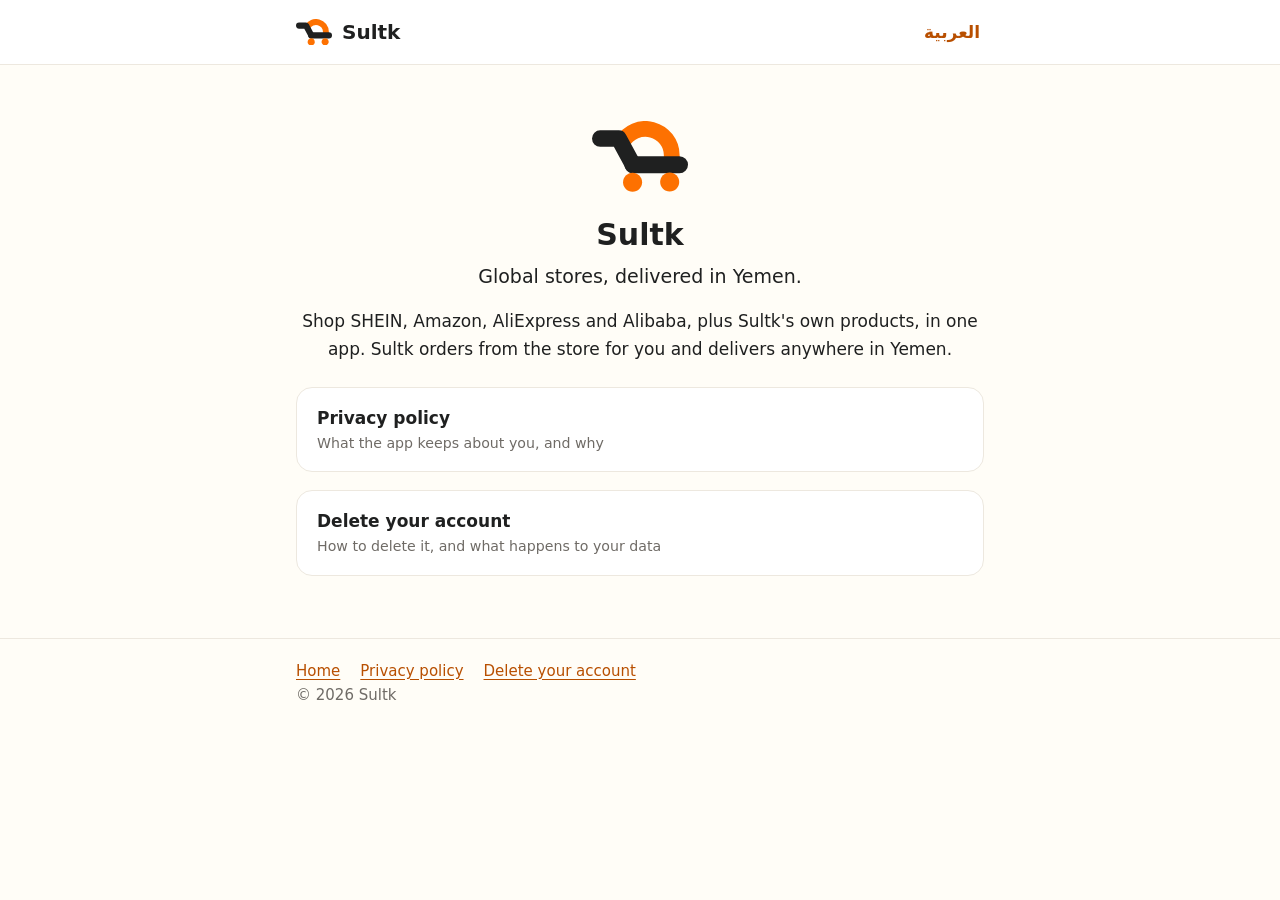
<file: index.html>
<!doctype html>
<html lang="en" dir="ltr">
<head>
  <meta charset="utf-8">
  <meta name="viewport" content="width=device-width, initial-scale=1">
  <title>Sultk</title>
  <meta name="description" content="Sultk: global stores, delivered in Yemen.">
  <meta name="color-scheme" content="light dark">
  <link rel="icon" href="/assets/favicon.svg" type="image/svg+xml">
  <link rel="stylesheet" href="/assets/site.css">
  <link rel="alternate" hreflang="ar" href="https://sultk.me/ar/">
</head>
<body>
  <header class="top">
    <div class="wrap">
      <a class="brand" href="/">
        <svg aria-hidden="true" focusable="false" viewBox="0 0 35.1735 25.905" fill="none" xmlns="http://www.w3.org/2000/svg">
        <path d="M11.1508 7.79172C12.2011 5.93485 13.8367 4.47797 15.8021 3.64848C17.7676 2.819 19.9524 2.66359 22.0155 3.20651C24.0786 3.74943 25.9039 4.96013 27.2065 6.64963C28.5091 8.33913 29.2157 10.4124 29.2159 12.5457V13.6289" stroke-width="5.77699" stroke="#FD7101"/>
        <path d="M3.00885 6.43774H9.80885L14.9841 16.0059" stroke-width="6.0177" stroke-linecap="round" stroke-linejoin="round" stroke="currentColor"/>
        <path d="M14.9841 16.0059H32.0442" stroke-width="6.25841" stroke-linecap="round" stroke="currentColor"/>
        <path d="M14.8637 25.905C16.7913 25.905 18.354 24.3423 18.354 22.4147C18.354 20.4871 16.7913 18.9245 14.8637 18.9245C12.9361 18.9245 11.3735 20.4871 11.3735 22.4147C11.3735 24.3423 12.9361 25.905 14.8637 25.905Z" fill="#FD7101"/>
        <path d="M28.4637 25.8448C30.3913 25.8448 31.954 24.2822 31.954 22.3546C31.954 20.4269 30.3913 18.8643 28.4637 18.8643C26.5361 18.8643 24.9734 20.4269 24.9734 22.3546C24.9734 24.2822 26.5361 25.8448 28.4637 25.8448Z" fill="#FD7101"/>
        </svg>
        <span>Sultk</span>
      </a>
      <a class="lang" href="/ar/" lang="ar" hreflang="ar">العربية</a>
    </div>
  </header>
  <main class="wrap">
    <section class="hero">
    <svg aria-hidden="true" focusable="false" viewBox="0 0 35.1735 25.905" fill="none" xmlns="http://www.w3.org/2000/svg">
    <path d="M11.1508 7.79172C12.2011 5.93485 13.8367 4.47797 15.8021 3.64848C17.7676 2.819 19.9524 2.66359 22.0155 3.20651C24.0786 3.74943 25.9039 4.96013 27.2065 6.64963C28.5091 8.33913 29.2157 10.4124 29.2159 12.5457V13.6289" stroke-width="5.77699" stroke="#FD7101"/>
    <path d="M3.00885 6.43774H9.80885L14.9841 16.0059" stroke-width="6.0177" stroke-linecap="round" stroke-linejoin="round" stroke="currentColor"/>
    <path d="M14.9841 16.0059H32.0442" stroke-width="6.25841" stroke-linecap="round" stroke="currentColor"/>
    <path d="M14.8637 25.905C16.7913 25.905 18.354 24.3423 18.354 22.4147C18.354 20.4871 16.7913 18.9245 14.8637 18.9245C12.9361 18.9245 11.3735 20.4871 11.3735 22.4147C11.3735 24.3423 12.9361 25.905 14.8637 25.905Z" fill="#FD7101"/>
    <path d="M28.4637 25.8448C30.3913 25.8448 31.954 24.2822 31.954 22.3546C31.954 20.4269 30.3913 18.8643 28.4637 18.8643C26.5361 18.8643 24.9734 20.4269 24.9734 22.3546C24.9734 24.2822 26.5361 25.8448 28.4637 25.8448Z" fill="#FD7101"/>
    </svg>
      <h1>Sultk</h1>
      <p class="lead">Global stores, delivered in Yemen.</p>
      <p>Shop SHEIN, Amazon, AliExpress and Alibaba, plus Sultk's own products, in one app. Sultk orders from the store for you and delivers anywhere in Yemen.</p>
    </section>
    <ul class="links">
      <li><a href="/privacy/">Privacy policy<small>What the app keeps about you, and why</small></a></li>
      <li><a href="/delete-account/">Delete your account<small>How to delete it, and what happens to your data</small></a></li>
    </ul>
    <!-- Store badges go here once the app is in the stores. -->
  </main>
  <footer class="foot">
    <div class="wrap">
      <nav aria-label="Site">
        <a href="/">Home</a>
        <a href="/privacy/">Privacy policy</a>
        <a href="/delete-account/">Delete your account</a>
      </nav>
      <p>© 2026 Sultk</p>
    </div>
  </footer>
</body>
</html>
</file>
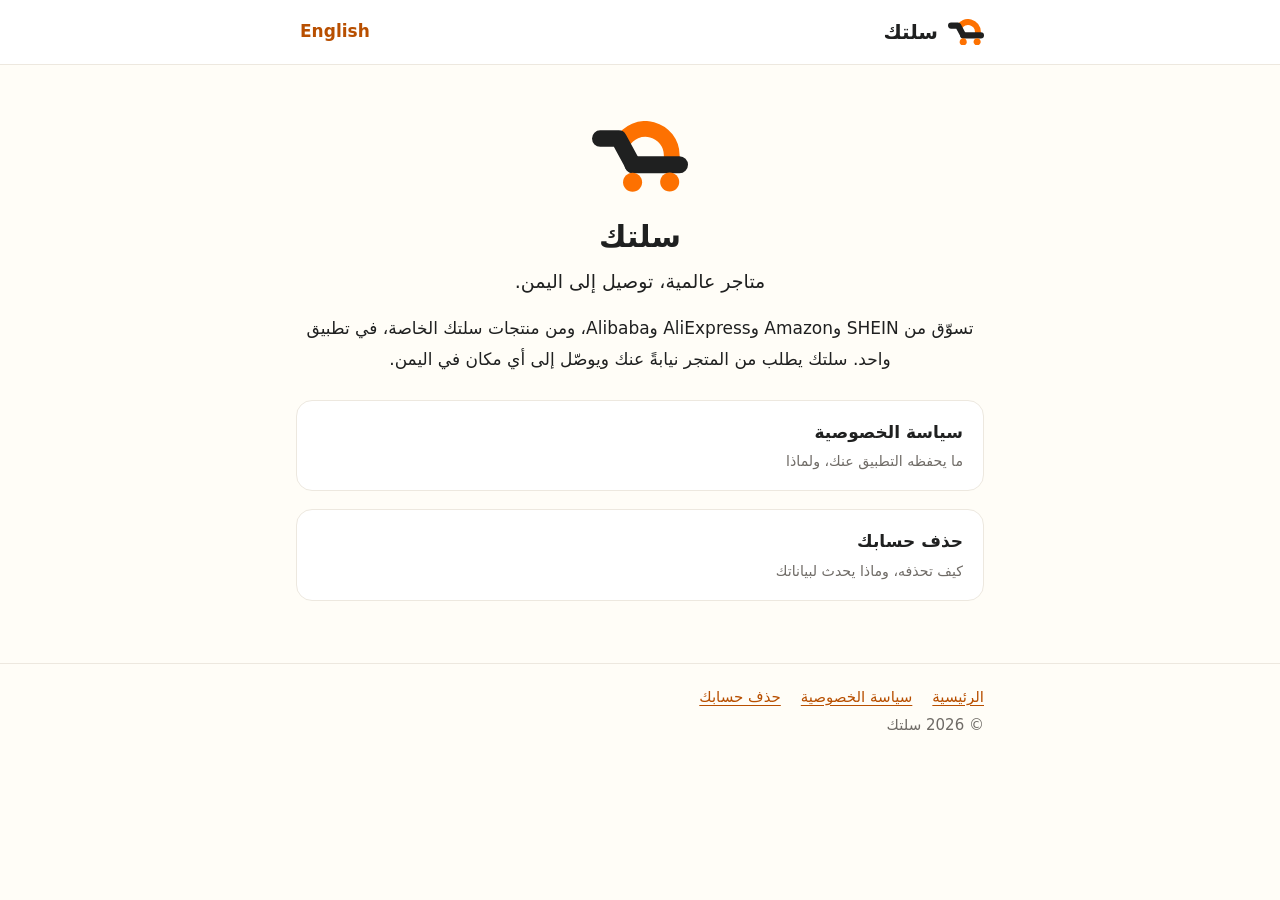
<file: ar/index.html>
<!doctype html>
<html lang="ar" dir="rtl">
<head>
  <meta charset="utf-8">
  <meta name="viewport" content="width=device-width, initial-scale=1">
  <title>سلتك</title>
  <meta name="description" content="سلتك: متاجر عالمية، توصيل إلى اليمن.">
  <meta name="color-scheme" content="light dark">
  <link rel="icon" href="/assets/favicon.svg" type="image/svg+xml">
  <link rel="stylesheet" href="/assets/site.css">
  <link rel="alternate" hreflang="en" href="https://sultk.me/">
</head>
<body>
  <header class="top">
    <div class="wrap">
      <a class="brand" href="/ar/">
        <svg aria-hidden="true" focusable="false" viewBox="0 0 35.1735 25.905" fill="none" xmlns="http://www.w3.org/2000/svg">
        <path d="M11.1508 7.79172C12.2011 5.93485 13.8367 4.47797 15.8021 3.64848C17.7676 2.819 19.9524 2.66359 22.0155 3.20651C24.0786 3.74943 25.9039 4.96013 27.2065 6.64963C28.5091 8.33913 29.2157 10.4124 29.2159 12.5457V13.6289" stroke-width="5.77699" stroke="#FD7101"/>
        <path d="M3.00885 6.43774H9.80885L14.9841 16.0059" stroke-width="6.0177" stroke-linecap="round" stroke-linejoin="round" stroke="currentColor"/>
        <path d="M14.9841 16.0059H32.0442" stroke-width="6.25841" stroke-linecap="round" stroke="currentColor"/>
        <path d="M14.8637 25.905C16.7913 25.905 18.354 24.3423 18.354 22.4147C18.354 20.4871 16.7913 18.9245 14.8637 18.9245C12.9361 18.9245 11.3735 20.4871 11.3735 22.4147C11.3735 24.3423 12.9361 25.905 14.8637 25.905Z" fill="#FD7101"/>
        <path d="M28.4637 25.8448C30.3913 25.8448 31.954 24.2822 31.954 22.3546C31.954 20.4269 30.3913 18.8643 28.4637 18.8643C26.5361 18.8643 24.9734 20.4269 24.9734 22.3546C24.9734 24.2822 26.5361 25.8448 28.4637 25.8448Z" fill="#FD7101"/>
        </svg>
        <span>سلتك</span>
      </a>
      <a class="lang" href="/" lang="en" hreflang="en">English</a>
    </div>
  </header>
  <main class="wrap">
    <section class="hero">
    <svg aria-hidden="true" focusable="false" viewBox="0 0 35.1735 25.905" fill="none" xmlns="http://www.w3.org/2000/svg">
    <path d="M11.1508 7.79172C12.2011 5.93485 13.8367 4.47797 15.8021 3.64848C17.7676 2.819 19.9524 2.66359 22.0155 3.20651C24.0786 3.74943 25.9039 4.96013 27.2065 6.64963C28.5091 8.33913 29.2157 10.4124 29.2159 12.5457V13.6289" stroke-width="5.77699" stroke="#FD7101"/>
    <path d="M3.00885 6.43774H9.80885L14.9841 16.0059" stroke-width="6.0177" stroke-linecap="round" stroke-linejoin="round" stroke="currentColor"/>
    <path d="M14.9841 16.0059H32.0442" stroke-width="6.25841" stroke-linecap="round" stroke="currentColor"/>
    <path d="M14.8637 25.905C16.7913 25.905 18.354 24.3423 18.354 22.4147C18.354 20.4871 16.7913 18.9245 14.8637 18.9245C12.9361 18.9245 11.3735 20.4871 11.3735 22.4147C11.3735 24.3423 12.9361 25.905 14.8637 25.905Z" fill="#FD7101"/>
    <path d="M28.4637 25.8448C30.3913 25.8448 31.954 24.2822 31.954 22.3546C31.954 20.4269 30.3913 18.8643 28.4637 18.8643C26.5361 18.8643 24.9734 20.4269 24.9734 22.3546C24.9734 24.2822 26.5361 25.8448 28.4637 25.8448Z" fill="#FD7101"/>
    </svg>
      <h1>سلتك</h1>
      <p class="lead">متاجر عالمية، توصيل إلى اليمن.</p>
      <p>تسوّق من SHEIN وAmazon وAliExpress وAlibaba، ومن منتجات سلتك الخاصة، في تطبيق واحد. سلتك يطلب من المتجر نيابةً عنك ويوصّل إلى أي مكان في اليمن.</p>
    </section>
    <ul class="links">
      <li><a href="/ar/privacy/">سياسة الخصوصية<small>ما يحفظه التطبيق عنك، ولماذا</small></a></li>
      <li><a href="/ar/delete-account/">حذف حسابك<small>كيف تحذفه، وماذا يحدث لبياناتك</small></a></li>
    </ul>
    <!-- Store badges go here once the app is in the stores. -->
  </main>
  <footer class="foot">
    <div class="wrap">
      <nav aria-label="الموقع">
        <a href="/ar/">الرئيسية</a>
        <a href="/ar/privacy/">سياسة الخصوصية</a>
        <a href="/ar/delete-account/">حذف حسابك</a>
      </nav>
      <p>© 2026 سلتك</p>
    </div>
  </footer>
</body>
</html>
</file>
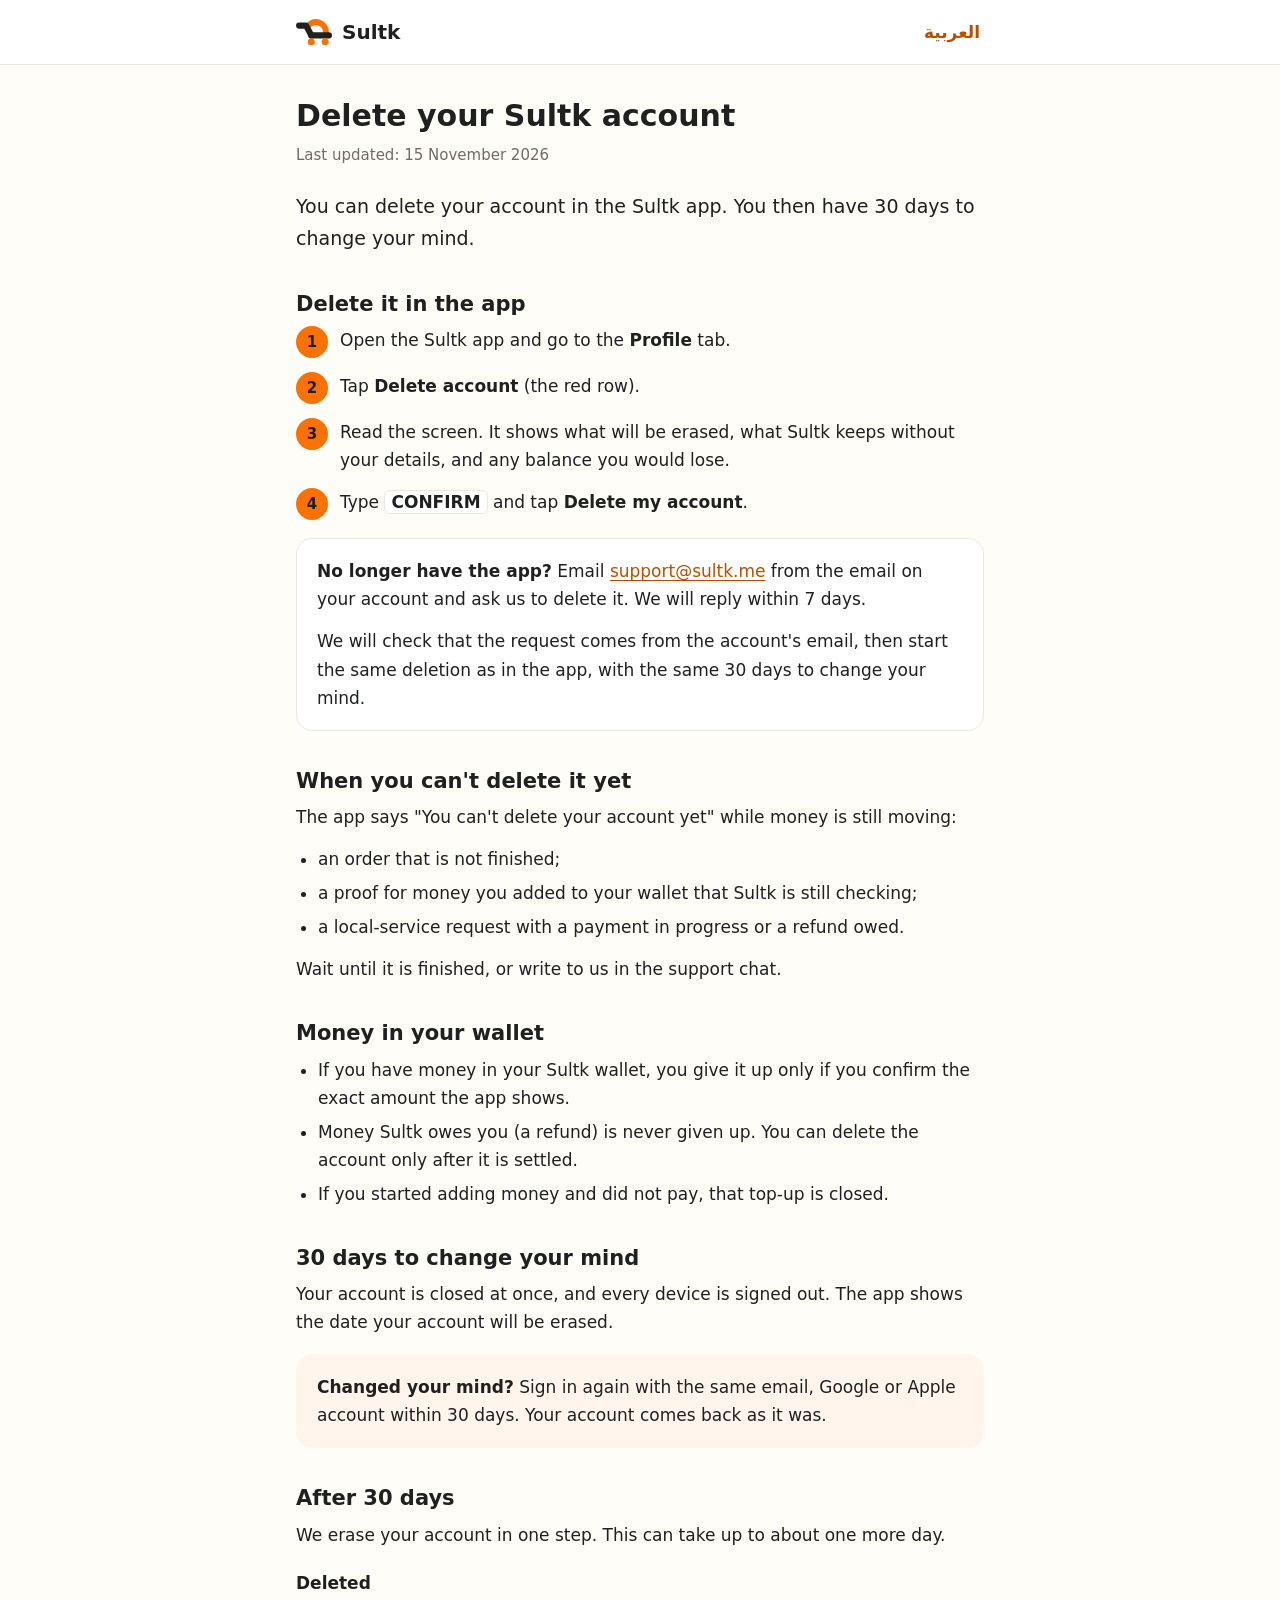
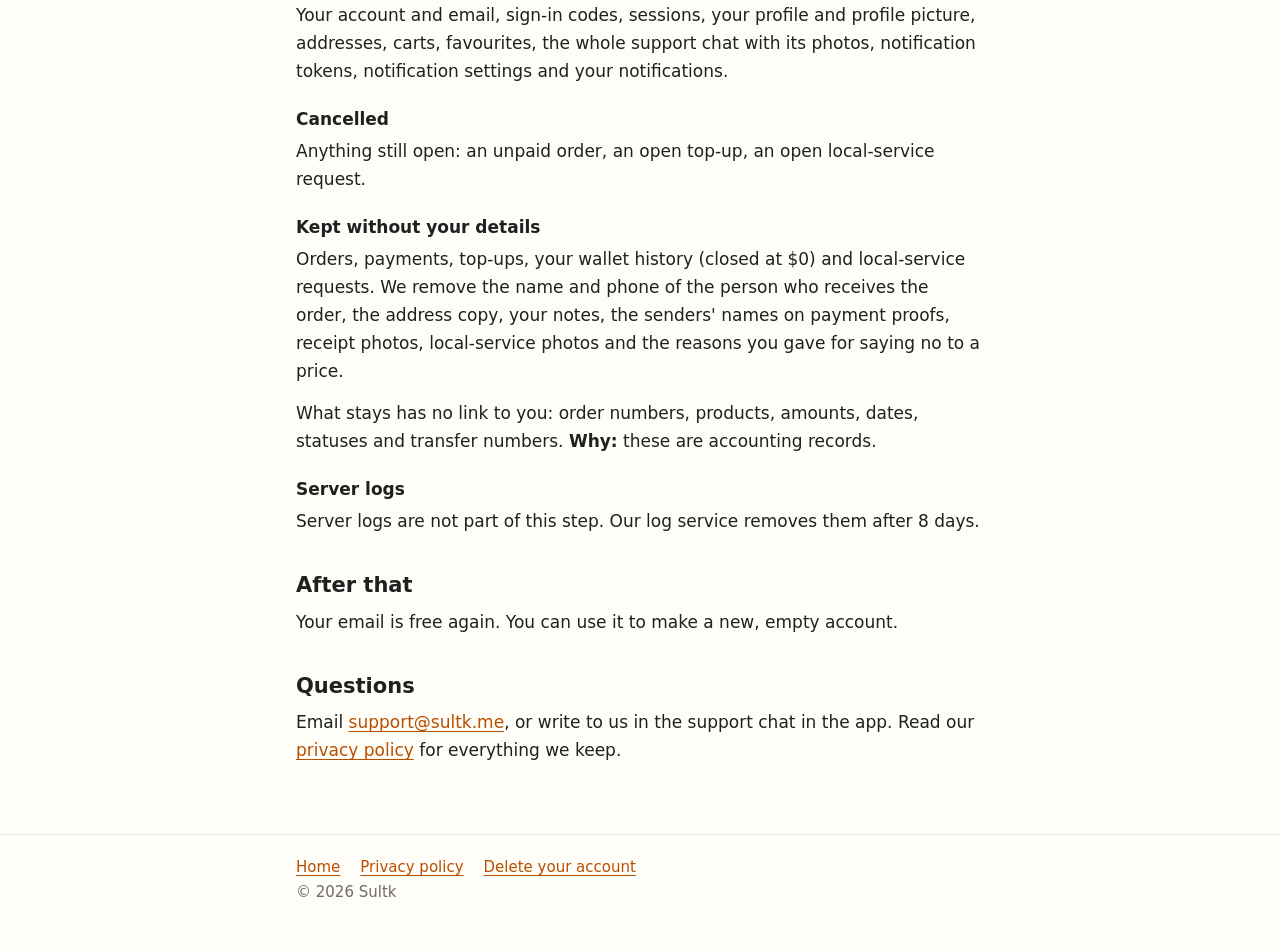
<file: delete-account/index.html>
<!doctype html>
<html lang="en" dir="ltr">
<head>
  <meta charset="utf-8">
  <meta name="viewport" content="width=device-width, initial-scale=1">
  <title>Delete your account · Sultk</title>
  <meta name="description" content="How to delete your Sultk account, and what happens to your data.">
  <meta name="color-scheme" content="light dark">
  <link rel="icon" href="/assets/favicon.svg" type="image/svg+xml">
  <link rel="stylesheet" href="/assets/site.css">
  <link rel="alternate" hreflang="ar" href="https://sultk.me/ar/delete-account/">
</head>
<body>
  <header class="top">
    <div class="wrap">
      <a class="brand" href="/">
        <svg aria-hidden="true" focusable="false" viewBox="0 0 35.1735 25.905" fill="none" xmlns="http://www.w3.org/2000/svg">
        <path d="M11.1508 7.79172C12.2011 5.93485 13.8367 4.47797 15.8021 3.64848C17.7676 2.819 19.9524 2.66359 22.0155 3.20651C24.0786 3.74943 25.9039 4.96013 27.2065 6.64963C28.5091 8.33913 29.2157 10.4124 29.2159 12.5457V13.6289" stroke-width="5.77699" stroke="#FD7101"/>
        <path d="M3.00885 6.43774H9.80885L14.9841 16.0059" stroke-width="6.0177" stroke-linecap="round" stroke-linejoin="round" stroke="currentColor"/>
        <path d="M14.9841 16.0059H32.0442" stroke-width="6.25841" stroke-linecap="round" stroke="currentColor"/>
        <path d="M14.8637 25.905C16.7913 25.905 18.354 24.3423 18.354 22.4147C18.354 20.4871 16.7913 18.9245 14.8637 18.9245C12.9361 18.9245 11.3735 20.4871 11.3735 22.4147C11.3735 24.3423 12.9361 25.905 14.8637 25.905Z" fill="#FD7101"/>
        <path d="M28.4637 25.8448C30.3913 25.8448 31.954 24.2822 31.954 22.3546C31.954 20.4269 30.3913 18.8643 28.4637 18.8643C26.5361 18.8643 24.9734 20.4269 24.9734 22.3546C24.9734 24.2822 26.5361 25.8448 28.4637 25.8448Z" fill="#FD7101"/>
        </svg>
        <span>Sultk</span>
      </a>
      <a class="lang" href="/ar/delete-account/" lang="ar" hreflang="ar">العربية</a>
    </div>
  </header>
  <main class="wrap">
    <h1>Delete your Sultk account</h1>
    <p class="updated">Last updated: 15 November 2026</p>

    <p class="lead">You can delete your account in the Sultk app. You then have 30 days to change your mind.</p>

    <h2>Delete it in the app</h2>
    <ol class="steps">
      <li>Open the Sultk app and go to the <strong>Profile</strong> tab.</li>
      <li>Tap <strong>Delete account</strong> (the red row).</li>
      <li>Read the screen. It shows what will be erased, what Sultk keeps without your details, and any balance you would lose.</li>
      <li>Type <kbd>CONFIRM</kbd> and tap <strong>Delete my account</strong>.</li>
    </ol>

    <div class="box">
      <p><strong>No longer have the app?</strong> Email <a href="mailto:support@sultk.me">support@sultk.me</a> from the email on your account and ask us to delete it. We will reply within 7 days.</p>
      <p>We will check that the request comes from the account's email, then start the same deletion as in the app, with the same 30 days to change your mind.</p>
    </div>

    <h2>When you can't delete it yet</h2>
    <p>The app says "You can't delete your account yet" while money is still moving:</p>
    <ul>
      <li>an order that is not finished;</li>
      <li>a proof for money you added to your wallet that Sultk is still checking;</li>
      <li>a local-service request with a payment in progress or a refund owed.</li>
    </ul>
    <p>Wait until it is finished, or write to us in the support chat.</p>

    <h2>Money in your wallet</h2>
    <ul>
      <li>If you have money in your Sultk wallet, you give it up only if you confirm the exact amount the app shows.</li>
      <li>Money Sultk owes you (a refund) is never given up. You can delete the account only after it is settled.</li>
      <li>If you started adding money and did not pay, that top-up is closed.</li>
    </ul>

    <h2>30 days to change your mind</h2>
    <p>Your account is closed at once, and every device is signed out. The app shows the date your account will be erased.</p>
    <div class="box box--brand">
      <p><strong>Changed your mind?</strong> Sign in again with the same email, Google or Apple account within 30 days. Your account comes back as it was.</p>
    </div>

    <h2>After 30 days</h2>
    <p>We erase your account in one step. This can take up to about one more day.</p>
    <h3>Deleted</h3>
    <p>Your account and email, sign-in codes, sessions, your profile and profile picture, addresses, carts, favourites, the whole support chat with its photos, notification tokens, notification settings and your notifications.</p>
    <h3>Cancelled</h3>
    <p>Anything still open: an unpaid order, an open top-up, an open local-service request.</p>
    <h3>Kept without your details</h3>
    <p>Orders, payments, top-ups, your wallet history (closed at $0) and local-service requests. We remove the name and phone of the person who receives the order, the address copy, your notes, the senders' names on payment proofs, receipt photos, local-service photos and the reasons you gave for saying no to a price.</p>
    <p>What stays has no link to you: order numbers, products, amounts, dates, statuses and transfer numbers. <strong>Why:</strong> these are accounting records.</p>
    <h3>Server logs</h3>
    <p>Server logs are not part of this step. Our log service removes them after 8 days.</p>

    <h2>After that</h2>
    <p>Your email is free again. You can use it to make a new, empty account.</p>

    <h2>Questions</h2>
    <p>Email <a href="mailto:support@sultk.me">support@sultk.me</a>, or write to us in the support chat in the app. Read our <a href="/privacy/">privacy policy</a> for everything we keep.</p>
  </main>
  <footer class="foot">
    <div class="wrap">
      <nav aria-label="Site">
        <a href="/">Home</a>
        <a href="/privacy/">Privacy policy</a>
        <a href="/delete-account/">Delete your account</a>
      </nav>
      <p>© 2026 Sultk</p>
    </div>
  </footer>
</body>
</html>
</file>
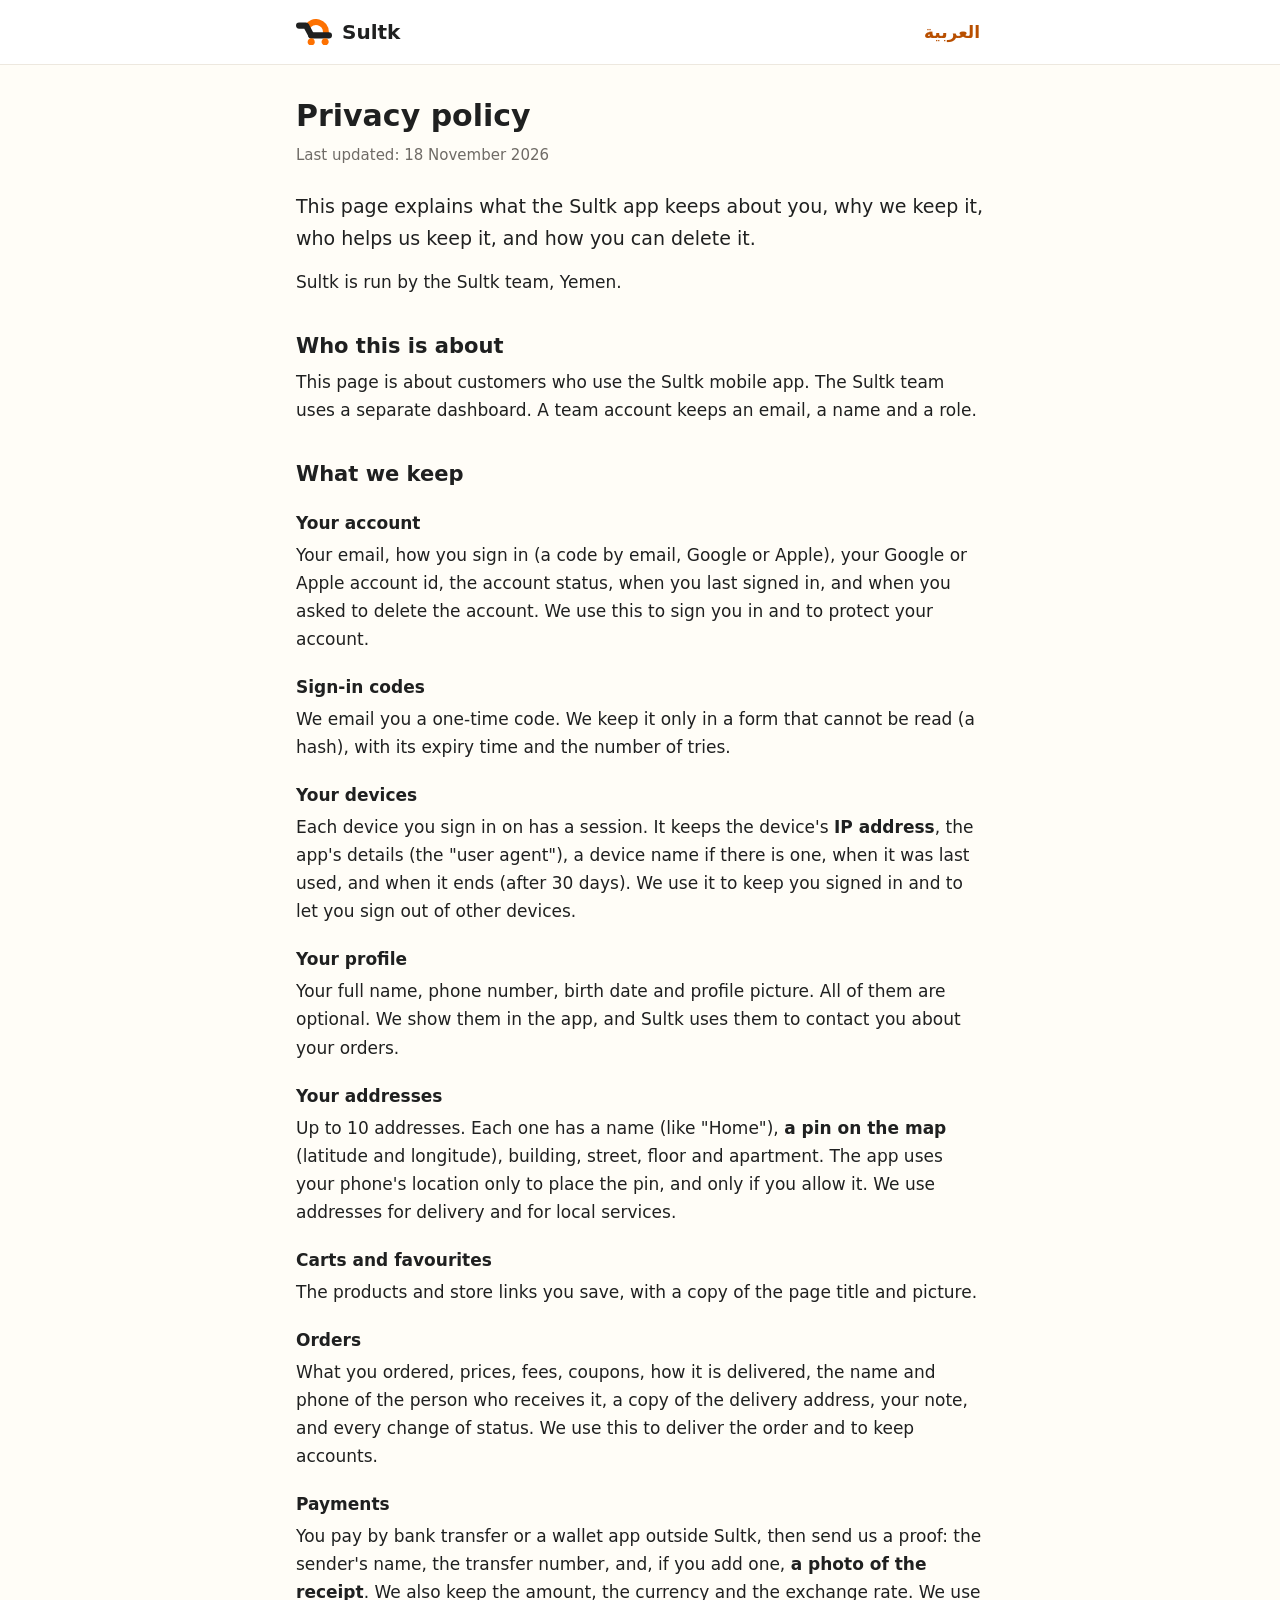
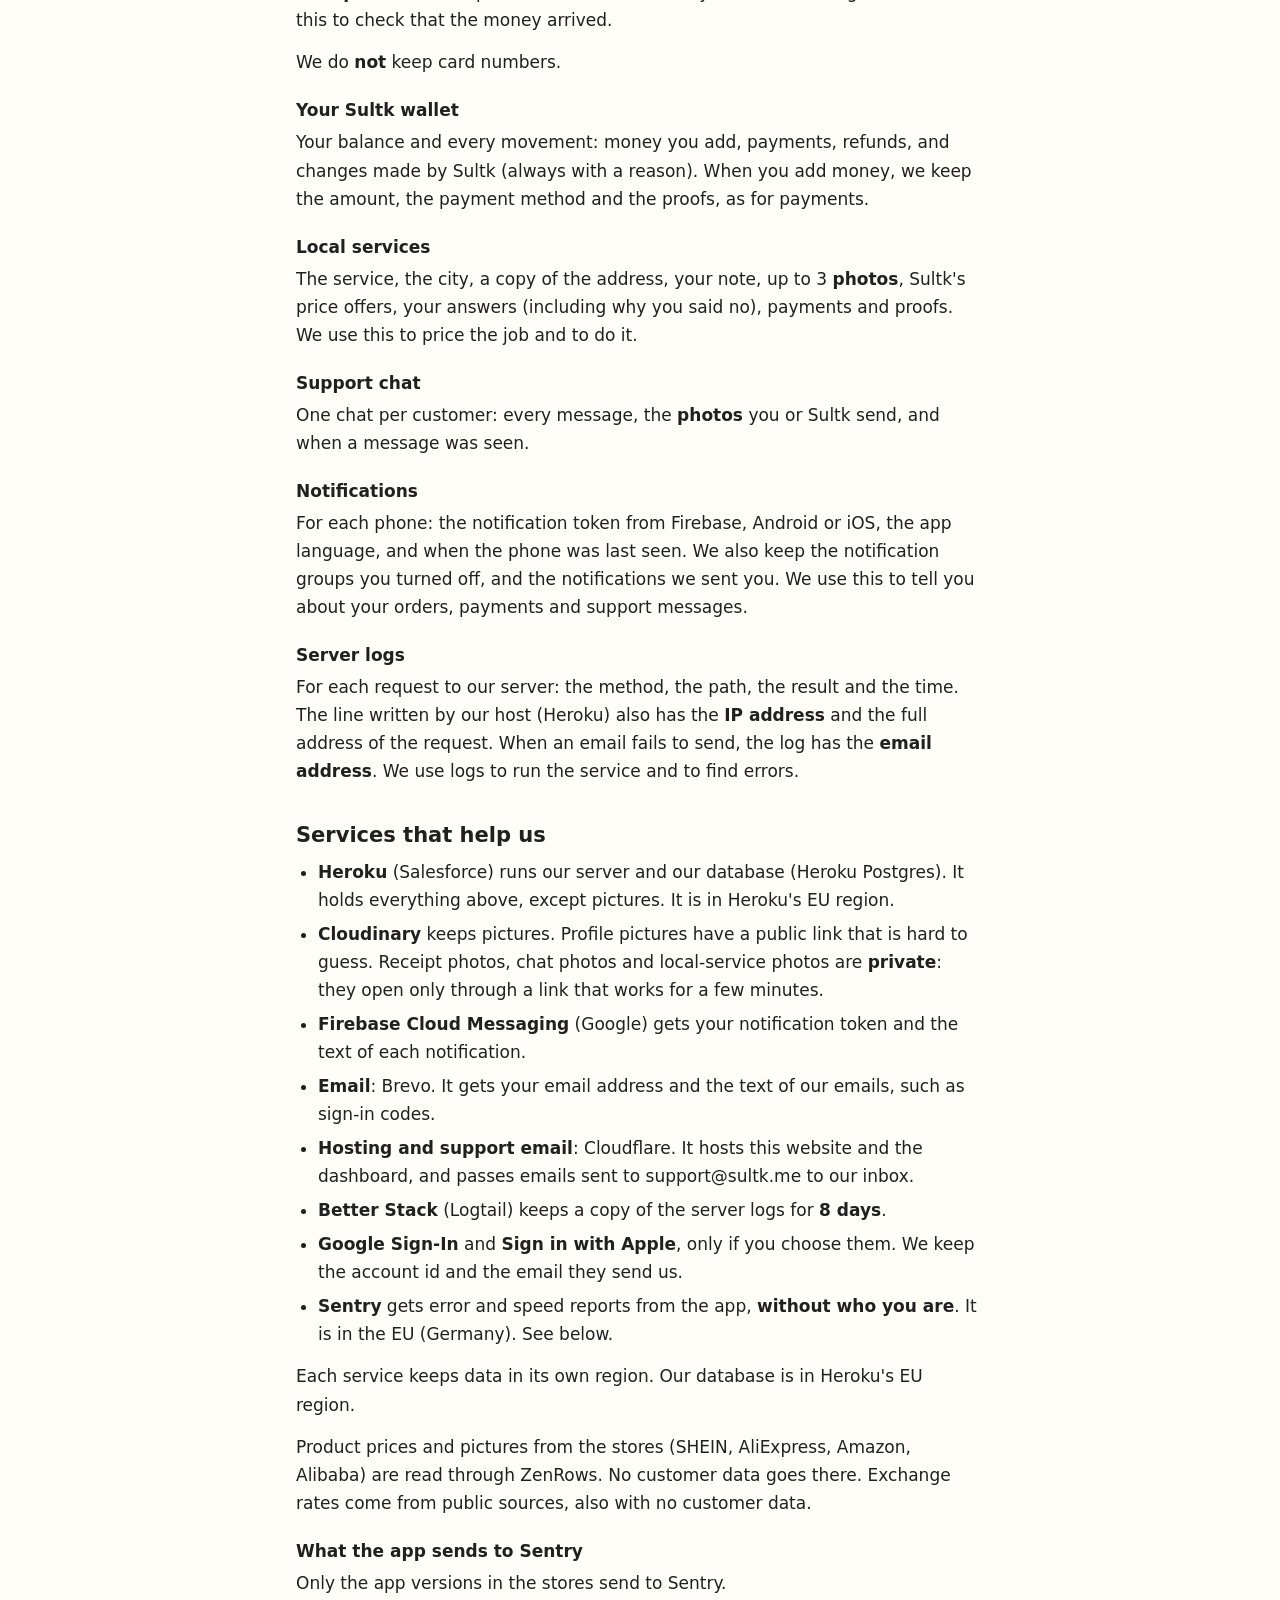
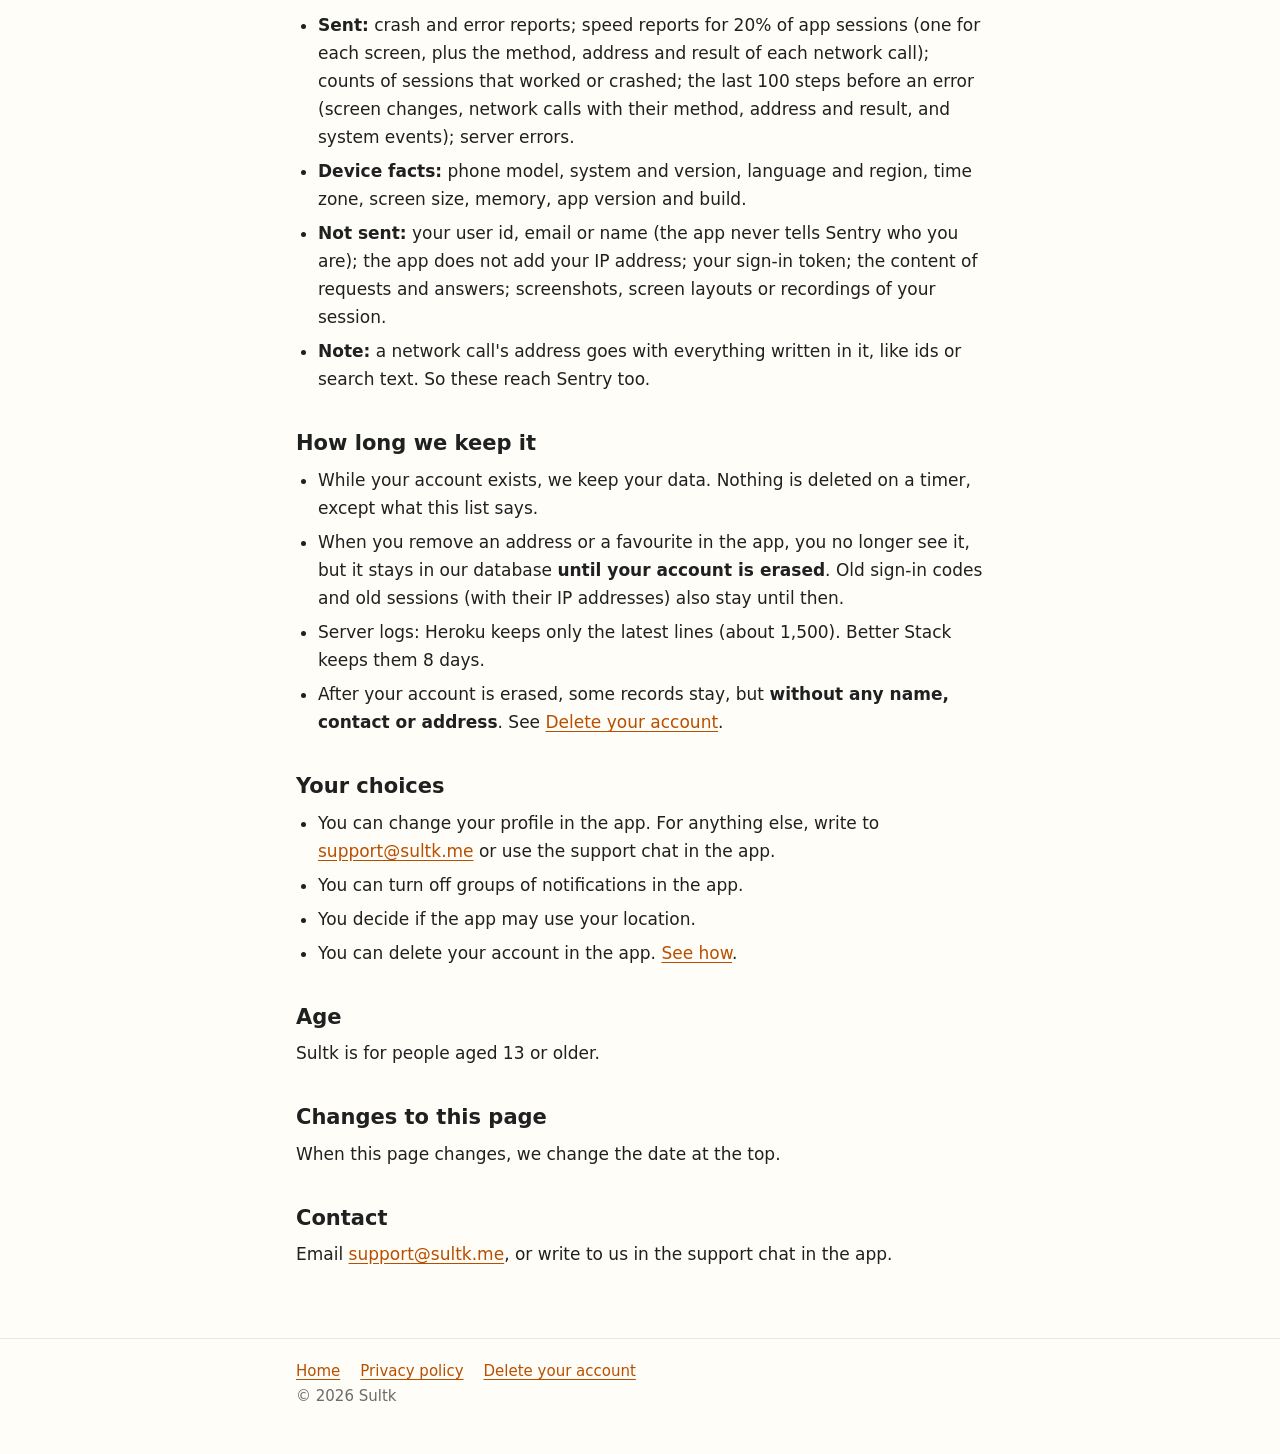
<file: privacy/index.html>
<!doctype html>
<html lang="en" dir="ltr">
<head>
  <meta charset="utf-8">
  <meta name="viewport" content="width=device-width, initial-scale=1">
  <title>Privacy policy · Sultk</title>
  <meta name="description" content="What the Sultk app keeps about you, why, who helps us keep it, and how to delete it.">
  <meta name="color-scheme" content="light dark">
  <link rel="icon" href="/assets/favicon.svg" type="image/svg+xml">
  <link rel="stylesheet" href="/assets/site.css">
  <link rel="alternate" hreflang="ar" href="https://sultk.me/ar/privacy/">
</head>
<body>
  <header class="top">
    <div class="wrap">
      <a class="brand" href="/">
        <svg aria-hidden="true" focusable="false" viewBox="0 0 35.1735 25.905" fill="none" xmlns="http://www.w3.org/2000/svg">
        <path d="M11.1508 7.79172C12.2011 5.93485 13.8367 4.47797 15.8021 3.64848C17.7676 2.819 19.9524 2.66359 22.0155 3.20651C24.0786 3.74943 25.9039 4.96013 27.2065 6.64963C28.5091 8.33913 29.2157 10.4124 29.2159 12.5457V13.6289" stroke-width="5.77699" stroke="#FD7101"/>
        <path d="M3.00885 6.43774H9.80885L14.9841 16.0059" stroke-width="6.0177" stroke-linecap="round" stroke-linejoin="round" stroke="currentColor"/>
        <path d="M14.9841 16.0059H32.0442" stroke-width="6.25841" stroke-linecap="round" stroke="currentColor"/>
        <path d="M14.8637 25.905C16.7913 25.905 18.354 24.3423 18.354 22.4147C18.354 20.4871 16.7913 18.9245 14.8637 18.9245C12.9361 18.9245 11.3735 20.4871 11.3735 22.4147C11.3735 24.3423 12.9361 25.905 14.8637 25.905Z" fill="#FD7101"/>
        <path d="M28.4637 25.8448C30.3913 25.8448 31.954 24.2822 31.954 22.3546C31.954 20.4269 30.3913 18.8643 28.4637 18.8643C26.5361 18.8643 24.9734 20.4269 24.9734 22.3546C24.9734 24.2822 26.5361 25.8448 28.4637 25.8448Z" fill="#FD7101"/>
        </svg>
        <span>Sultk</span>
      </a>
      <a class="lang" href="/ar/privacy/" lang="ar" hreflang="ar">العربية</a>
    </div>
  </header>
  <main class="wrap">
    <h1>Privacy policy</h1>
    <p class="updated">Last updated: 18 November 2026</p>

    <p class="lead">This page explains what the Sultk app keeps about you, why we keep it, who helps us keep it, and how you can delete it.</p>
    <p>Sultk is run by the Sultk team, Yemen.</p>

    <h2>Who this is about</h2>
    <p>This page is about customers who use the Sultk mobile app. The Sultk team uses a separate dashboard. A team account keeps an email, a name and a role.</p>

    <h2>What we keep</h2>
    <h3>Your account</h3>
    <p>Your email, how you sign in (a code by email, Google or Apple), your Google or Apple account id, the account status, when you last signed in, and when you asked to delete the account. We use this to sign you in and to protect your account.</p>

    <h3>Sign-in codes</h3>
    <p>We email you a one-time code. We keep it only in a form that cannot be read (a hash), with its expiry time and the number of tries.</p>

    <h3>Your devices</h3>
    <p>Each device you sign in on has a session. It keeps the device's <strong>IP address</strong>, the app's details (the "user agent"), a device name if there is one, when it was last used, and when it ends (after 30 days). We use it to keep you signed in and to let you sign out of other devices.</p>

    <h3>Your profile</h3>
    <p>Your full name, phone number, birth date and profile picture. All of them are optional. We show them in the app, and Sultk uses them to contact you about your orders.</p>

    <h3>Your addresses</h3>
    <p>Up to 10 addresses. Each one has a name (like "Home"), <strong>a pin on the map</strong> (latitude and longitude), building, street, floor and apartment. The app uses your phone's location only to place the pin, and only if you allow it. We use addresses for delivery and for local services.</p>

    <h3>Carts and favourites</h3>
    <p>The products and store links you save, with a copy of the page title and picture.</p>

    <h3>Orders</h3>
    <p>What you ordered, prices, fees, coupons, how it is delivered, the name and phone of the person who receives it, a copy of the delivery address, your note, and every change of status. We use this to deliver the order and to keep accounts.</p>

    <h3>Payments</h3>
    <p>You pay by bank transfer or a wallet app outside Sultk, then send us a proof: the sender's name, the transfer number, and, if you add one, <strong>a photo of the receipt</strong>. We also keep the amount, the currency and the exchange rate. We use this to check that the money arrived.</p>
    <p>We do <strong>not</strong> keep card numbers.</p>

    <h3>Your Sultk wallet</h3>
    <p>Your balance and every movement: money you add, payments, refunds, and changes made by Sultk (always with a reason). When you add money, we keep the amount, the payment method and the proofs, as for payments.</p>

    <h3>Local services</h3>
    <p>The service, the city, a copy of the address, your note, up to 3 <strong>photos</strong>, Sultk's price offers, your answers (including why you said no), payments and proofs. We use this to price the job and to do it.</p>

    <h3>Support chat</h3>
    <p>One chat per customer: every message, the <strong>photos</strong> you or Sultk send, and when a message was seen.</p>

    <h3>Notifications</h3>
    <p>For each phone: the notification token from Firebase, Android or iOS, the app language, and when the phone was last seen. We also keep the notification groups you turned off, and the notifications we sent you. We use this to tell you about your orders, payments and support messages.</p>

    <h3>Server logs</h3>
    <p>For each request to our server: the method, the path, the result and the time. The line written by our host (Heroku) also has the <strong>IP address</strong> and the full address of the request. When an email fails to send, the log has the <strong>email address</strong>. We use logs to run the service and to find errors.</p>

    <h2>Services that help us</h2>
    <ul>
      <li><strong>Heroku</strong> (Salesforce) runs our server and our database (Heroku Postgres). It holds everything above, except pictures. It is in Heroku's EU region.</li>
      <li><strong>Cloudinary</strong> keeps pictures. Profile pictures have a public link that is hard to guess. Receipt photos, chat photos and local-service photos are <strong>private</strong>: they open only through a link that works for a few minutes.</li>
      <li><strong>Firebase Cloud Messaging</strong> (Google) gets your notification token and the text of each notification.</li>
      <li><strong>Email</strong>: Brevo. It gets your email address and the text of our emails, such as sign-in codes.</li>
      <li><strong>Hosting and support email</strong>: Cloudflare. It hosts this website and the dashboard, and passes emails sent to support@sultk.me to our inbox.</li>
      <li><strong>Better Stack</strong> (Logtail) keeps a copy of the server logs for <strong>8 days</strong>.</li>
      <li><strong>Google Sign-In</strong> and <strong>Sign in with Apple</strong>, only if you choose them. We keep the account id and the email they send us.</li>
      <li><strong>Sentry</strong> gets error and speed reports from the app, <strong>without who you are</strong>. It is in the EU (Germany). See below.</li>
    </ul>
    <p>Each service keeps data in its own region. Our database is in Heroku's EU region.</p>
    <p>Product prices and pictures from the stores (SHEIN, AliExpress, Amazon, Alibaba) are read through ZenRows. No customer data goes there. Exchange rates come from public sources, also with no customer data.</p>

    <h3>What the app sends to Sentry</h3>
    <p>Only the app versions in the stores send to Sentry.</p>
    <ul>
      <li><strong>Sent:</strong> crash and error reports; speed reports for 20% of app sessions (one for each screen, plus the method, address and result of each network call); counts of sessions that worked or crashed; the last 100 steps before an error (screen changes, network calls with their method, address and result, and system events); server errors.</li>
      <li><strong>Device facts:</strong> phone model, system and version, language and region, time zone, screen size, memory, app version and build.</li>
      <li><strong>Not sent:</strong> your user id, email or name (the app never tells Sentry who you are); the app does not add your IP address; your sign-in token; the content of requests and answers; screenshots, screen layouts or recordings of your session.</li>
      <li><strong>Note:</strong> a network call's address goes with everything written in it, like ids or search text. So these reach Sentry too.</li>
    </ul>

    <h2>How long we keep it</h2>
    <ul>
      <li>While your account exists, we keep your data. Nothing is deleted on a timer, except what this list says.</li>
      <li>When you remove an address or a favourite in the app, you no longer see it, but it stays in our database <strong>until your account is erased</strong>. Old sign-in codes and old sessions (with their IP addresses) also stay until then.</li>
      <li>Server logs: Heroku keeps only the latest lines (about 1,500). Better Stack keeps them 8 days.</li>
      <li>After your account is erased, some records stay, but <strong>without any name, contact or address</strong>. See <a href="/delete-account/">Delete your account</a>.</li>
    </ul>

    <h2>Your choices</h2>
    <ul>
      <li>You can change your profile in the app. For anything else, write to <a href="mailto:support@sultk.me">support@sultk.me</a> or use the support chat in the app.</li>
      <li>You can turn off groups of notifications in the app.</li>
      <li>You decide if the app may use your location.</li>
      <li>You can delete your account in the app. <a href="/delete-account/">See how</a>.</li>
    </ul>

    <h2>Age</h2>
    <p>Sultk is for people aged 13 or older.</p>

    <h2>Changes to this page</h2>
    <p>When this page changes, we change the date at the top.</p>

    <h2>Contact</h2>
    <p>Email <a href="mailto:support@sultk.me">support@sultk.me</a>, or write to us in the support chat in the app.</p>
  </main>
  <footer class="foot">
    <div class="wrap">
      <nav aria-label="Site">
        <a href="/">Home</a>
        <a href="/privacy/">Privacy policy</a>
        <a href="/delete-account/">Delete your account</a>
      </nav>
      <p>© 2026 Sultk</p>
    </div>
  </footer>
</body>
</html>
</file>
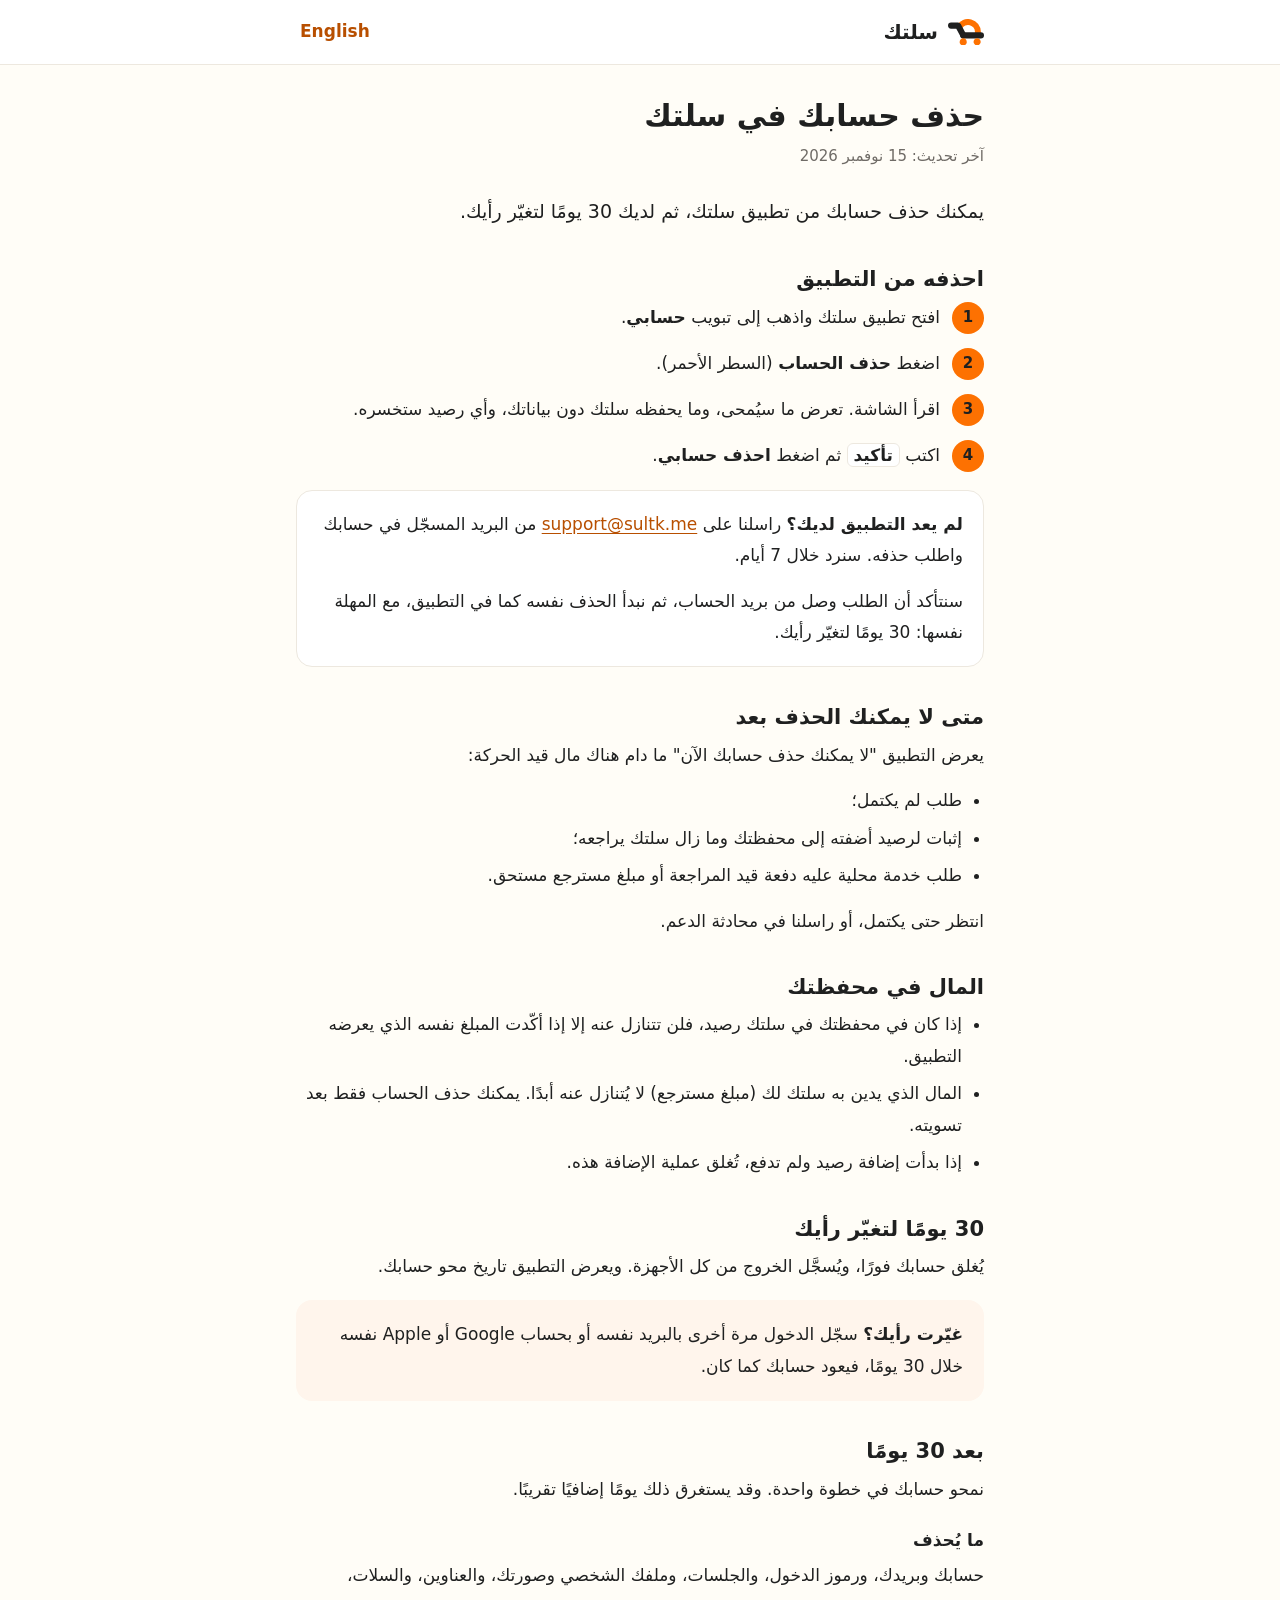
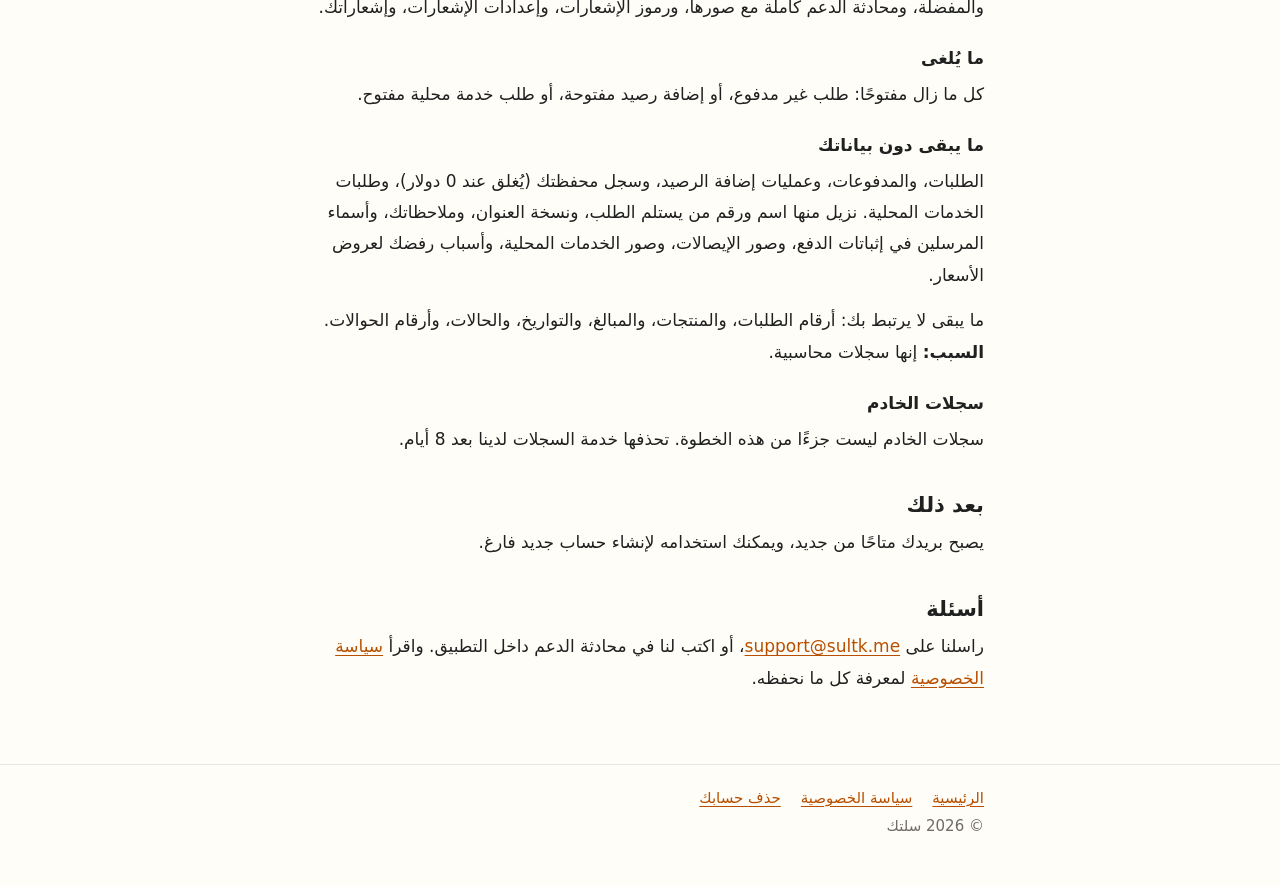
<file: ar/delete-account/index.html>
<!doctype html>
<html lang="ar" dir="rtl">
<head>
  <meta charset="utf-8">
  <meta name="viewport" content="width=device-width, initial-scale=1">
  <title>حذف حسابك · سلتك</title>
  <meta name="description" content="كيف تحذف حسابك في سلتك، وماذا يحدث لبياناتك.">
  <meta name="color-scheme" content="light dark">
  <link rel="icon" href="/assets/favicon.svg" type="image/svg+xml">
  <link rel="stylesheet" href="/assets/site.css">
  <link rel="alternate" hreflang="en" href="https://sultk.me/delete-account/">
</head>
<body>
  <header class="top">
    <div class="wrap">
      <a class="brand" href="/ar/">
        <svg aria-hidden="true" focusable="false" viewBox="0 0 35.1735 25.905" fill="none" xmlns="http://www.w3.org/2000/svg">
        <path d="M11.1508 7.79172C12.2011 5.93485 13.8367 4.47797 15.8021 3.64848C17.7676 2.819 19.9524 2.66359 22.0155 3.20651C24.0786 3.74943 25.9039 4.96013 27.2065 6.64963C28.5091 8.33913 29.2157 10.4124 29.2159 12.5457V13.6289" stroke-width="5.77699" stroke="#FD7101"/>
        <path d="M3.00885 6.43774H9.80885L14.9841 16.0059" stroke-width="6.0177" stroke-linecap="round" stroke-linejoin="round" stroke="currentColor"/>
        <path d="M14.9841 16.0059H32.0442" stroke-width="6.25841" stroke-linecap="round" stroke="currentColor"/>
        <path d="M14.8637 25.905C16.7913 25.905 18.354 24.3423 18.354 22.4147C18.354 20.4871 16.7913 18.9245 14.8637 18.9245C12.9361 18.9245 11.3735 20.4871 11.3735 22.4147C11.3735 24.3423 12.9361 25.905 14.8637 25.905Z" fill="#FD7101"/>
        <path d="M28.4637 25.8448C30.3913 25.8448 31.954 24.2822 31.954 22.3546C31.954 20.4269 30.3913 18.8643 28.4637 18.8643C26.5361 18.8643 24.9734 20.4269 24.9734 22.3546C24.9734 24.2822 26.5361 25.8448 28.4637 25.8448Z" fill="#FD7101"/>
        </svg>
        <span>سلتك</span>
      </a>
      <a class="lang" href="/delete-account/" lang="en" hreflang="en">English</a>
    </div>
  </header>
  <main class="wrap">
    <h1>حذف حسابك في سلتك</h1>
    <p class="updated">آخر تحديث: 15 نوفمبر 2026</p>

    <p class="lead">يمكنك حذف حسابك من تطبيق سلتك، ثم لديك 30 يومًا لتغيّر رأيك.</p>

    <h2>احذفه من التطبيق</h2>
    <ol class="steps">
      <li>افتح تطبيق سلتك واذهب إلى تبويب <strong>حسابي</strong>.</li>
      <li>اضغط <strong>حذف الحساب</strong> (السطر الأحمر).</li>
      <li>اقرأ الشاشة. تعرض ما سيُمحى، وما يحفظه سلتك دون بياناتك، وأي رصيد ستخسره.</li>
      <li>اكتب <kbd>تأكيد</kbd> ثم اضغط <strong>احذف حسابي</strong>.</li>
    </ol>

    <div class="box">
      <p><strong>لم يعد التطبيق لديك؟</strong> راسلنا على <a href="mailto:support@sultk.me" dir="ltr">support@sultk.me</a> من البريد المسجّل في حسابك واطلب حذفه. سنرد خلال 7 أيام.</p>
      <p>سنتأكد أن الطلب وصل من بريد الحساب، ثم نبدأ الحذف نفسه كما في التطبيق، مع المهلة نفسها: 30 يومًا لتغيّر رأيك.</p>
    </div>

    <h2>متى لا يمكنك الحذف بعد</h2>
    <p>يعرض التطبيق "لا يمكنك حذف حسابك الآن" ما دام هناك مال قيد الحركة:</p>
    <ul>
      <li>طلب لم يكتمل؛</li>
      <li>إثبات لرصيد أضفته إلى محفظتك وما زال سلتك يراجعه؛</li>
      <li>طلب خدمة محلية عليه دفعة قيد المراجعة أو مبلغ مسترجع مستحق.</li>
    </ul>
    <p>انتظر حتى يكتمل، أو راسلنا في محادثة الدعم.</p>

    <h2>المال في محفظتك</h2>
    <ul>
      <li>إذا كان في محفظتك في سلتك رصيد، فلن تتنازل عنه إلا إذا أكّدت المبلغ نفسه الذي يعرضه التطبيق.</li>
      <li>المال الذي يدين به سلتك لك (مبلغ مسترجع) لا يُتنازل عنه أبدًا. يمكنك حذف الحساب فقط بعد تسويته.</li>
      <li>إذا بدأت إضافة رصيد ولم تدفع، تُغلق عملية الإضافة هذه.</li>
    </ul>

    <h2>30 يومًا لتغيّر رأيك</h2>
    <p>يُغلق حسابك فورًا، ويُسجَّل الخروج من كل الأجهزة. ويعرض التطبيق تاريخ محو حسابك.</p>
    <div class="box box--brand">
      <p><strong>غيّرت رأيك؟</strong> سجّل الدخول مرة أخرى بالبريد نفسه أو بحساب Google أو Apple نفسه خلال 30 يومًا، فيعود حسابك كما كان.</p>
    </div>

    <h2>بعد 30 يومًا</h2>
    <p>نمحو حسابك في خطوة واحدة. وقد يستغرق ذلك يومًا إضافيًا تقريبًا.</p>
    <h3>ما يُحذف</h3>
    <p>حسابك وبريدك، ورموز الدخول، والجلسات، وملفك الشخصي وصورتك، والعناوين، والسلات، والمفضلة، ومحادثة الدعم كاملة مع صورها، ورموز الإشعارات، وإعدادات الإشعارات، وإشعاراتك.</p>
    <h3>ما يُلغى</h3>
    <p>كل ما زال مفتوحًا: طلب غير مدفوع، أو إضافة رصيد مفتوحة، أو طلب خدمة محلية مفتوح.</p>
    <h3>ما يبقى دون بياناتك</h3>
    <p>الطلبات، والمدفوعات، وعمليات إضافة الرصيد، وسجل محفظتك (يُغلق عند 0 دولار)، وطلبات الخدمات المحلية. نزيل منها اسم ورقم من يستلم الطلب، ونسخة العنوان، وملاحظاتك، وأسماء المرسلين في إثباتات الدفع، وصور الإيصالات، وصور الخدمات المحلية، وأسباب رفضك لعروض الأسعار.</p>
    <p>ما يبقى لا يرتبط بك: أرقام الطلبات، والمنتجات، والمبالغ، والتواريخ، والحالات، وأرقام الحوالات. <strong>السبب:</strong> إنها سجلات محاسبية.</p>
    <h3>سجلات الخادم</h3>
    <p>سجلات الخادم ليست جزءًا من هذه الخطوة. تحذفها خدمة السجلات لدينا بعد 8 أيام.</p>

    <h2>بعد ذلك</h2>
    <p>يصبح بريدك متاحًا من جديد، ويمكنك استخدامه لإنشاء حساب جديد فارغ.</p>

    <h2>أسئلة</h2>
    <p>راسلنا على <a href="mailto:support@sultk.me" dir="ltr">support@sultk.me</a>، أو اكتب لنا في محادثة الدعم داخل التطبيق. واقرأ <a href="/ar/privacy/">سياسة الخصوصية</a> لمعرفة كل ما نحفظه.</p>
  </main>
  <footer class="foot">
    <div class="wrap">
      <nav aria-label="الموقع">
        <a href="/ar/">الرئيسية</a>
        <a href="/ar/privacy/">سياسة الخصوصية</a>
        <a href="/ar/delete-account/">حذف حسابك</a>
      </nav>
      <p>© 2026 سلتك</p>
    </div>
  </footer>
</body>
</html>
</file>
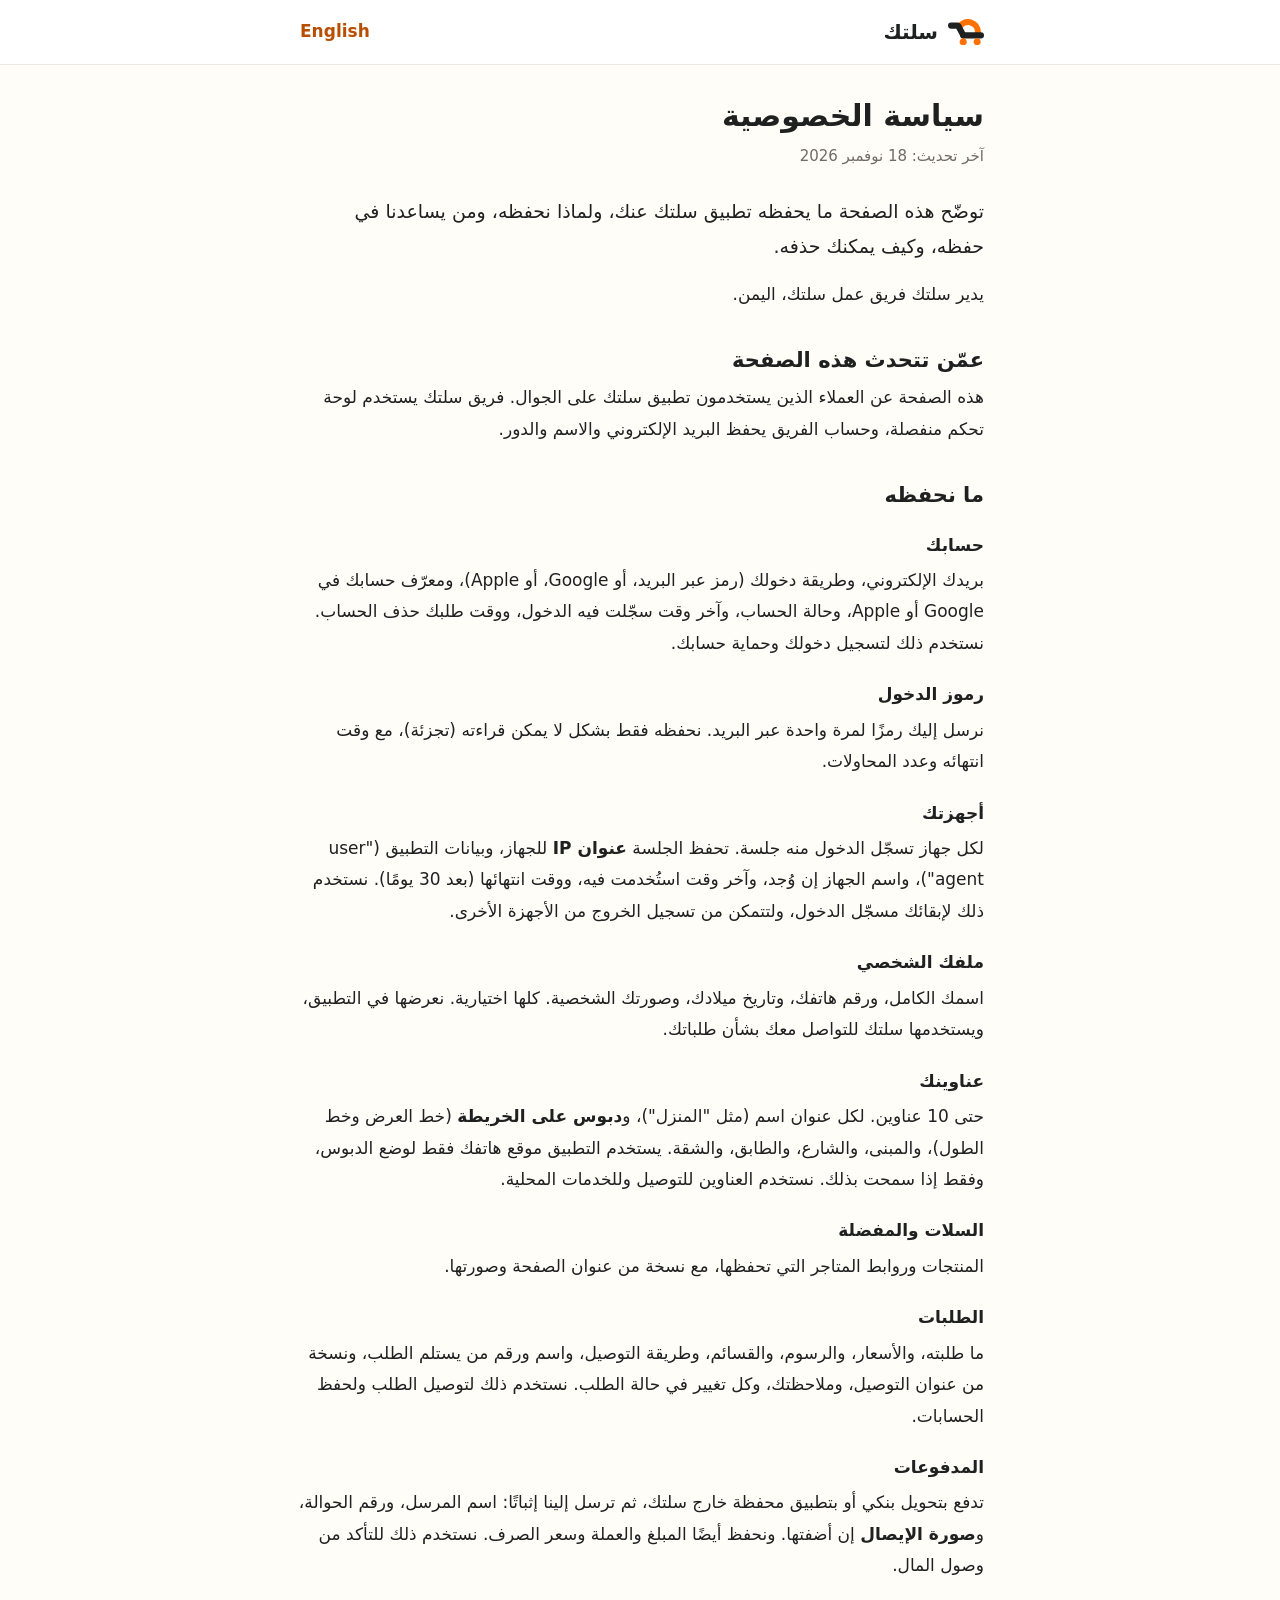
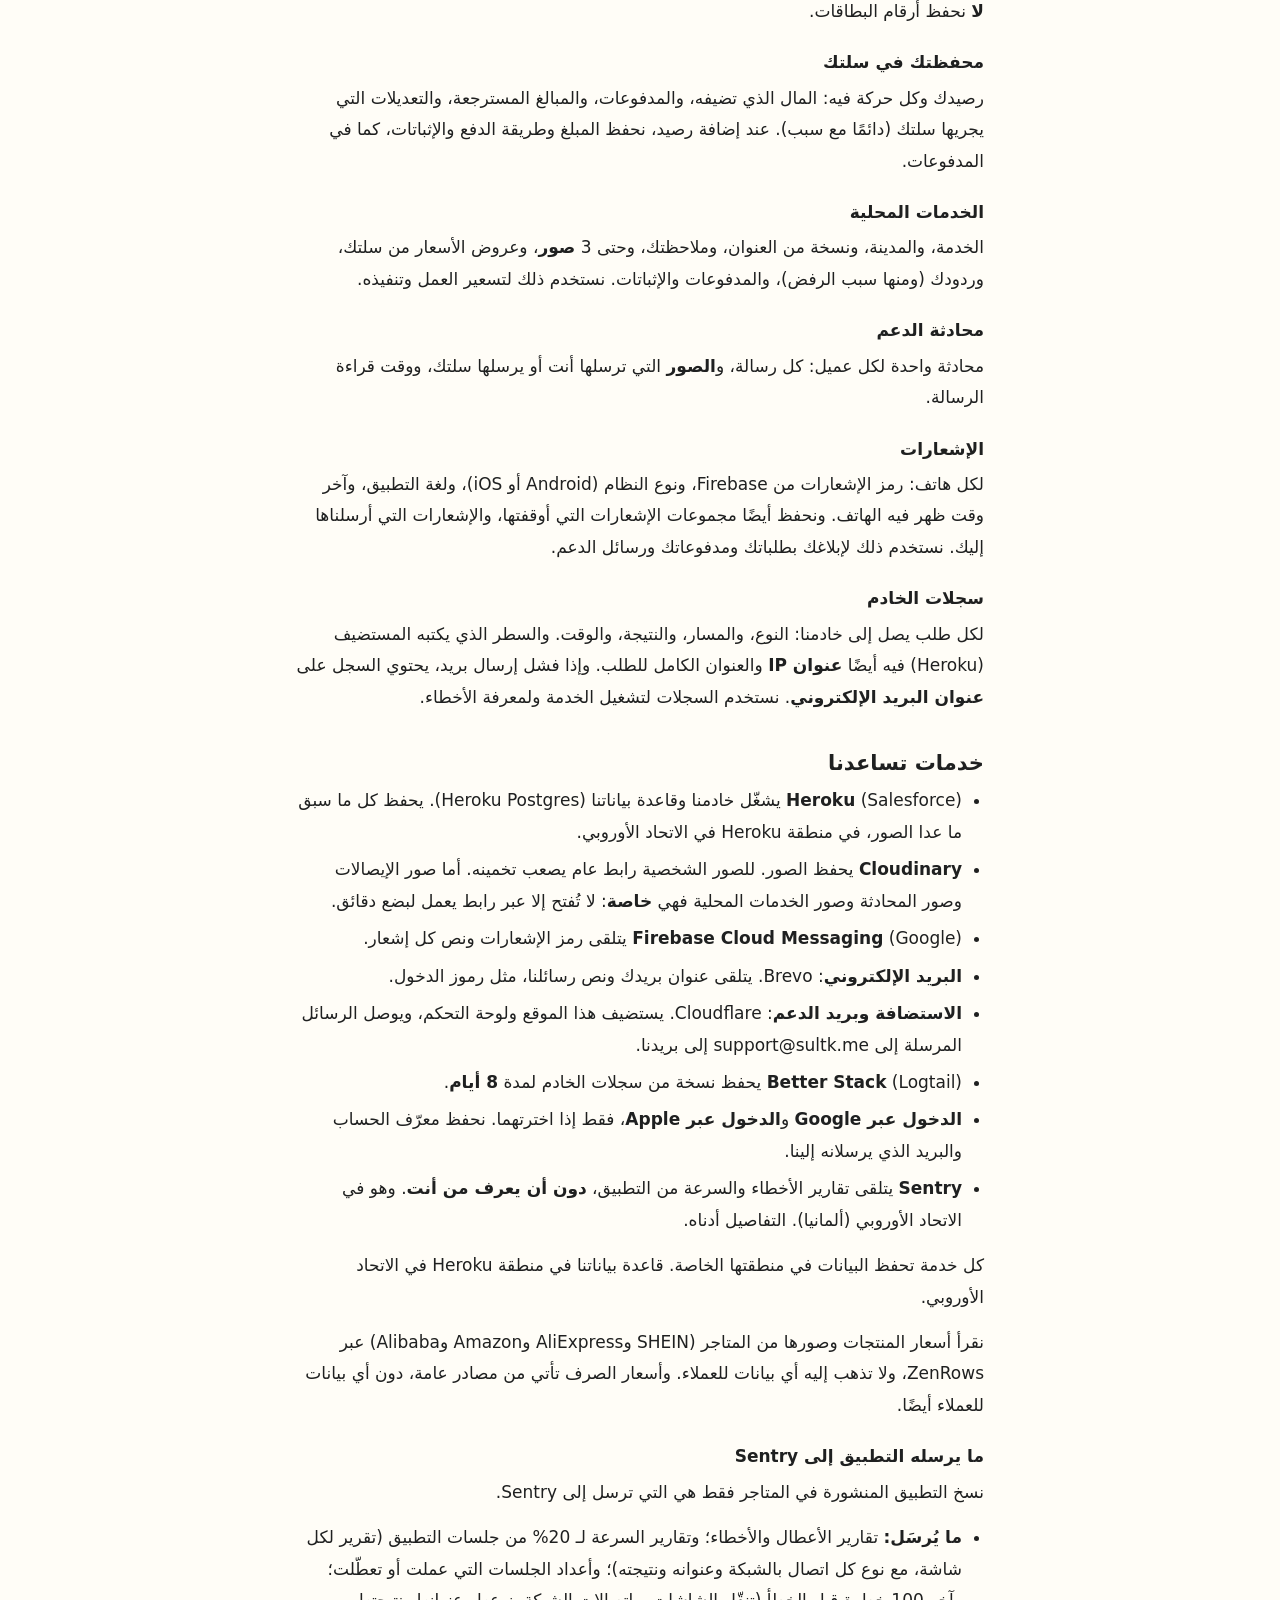
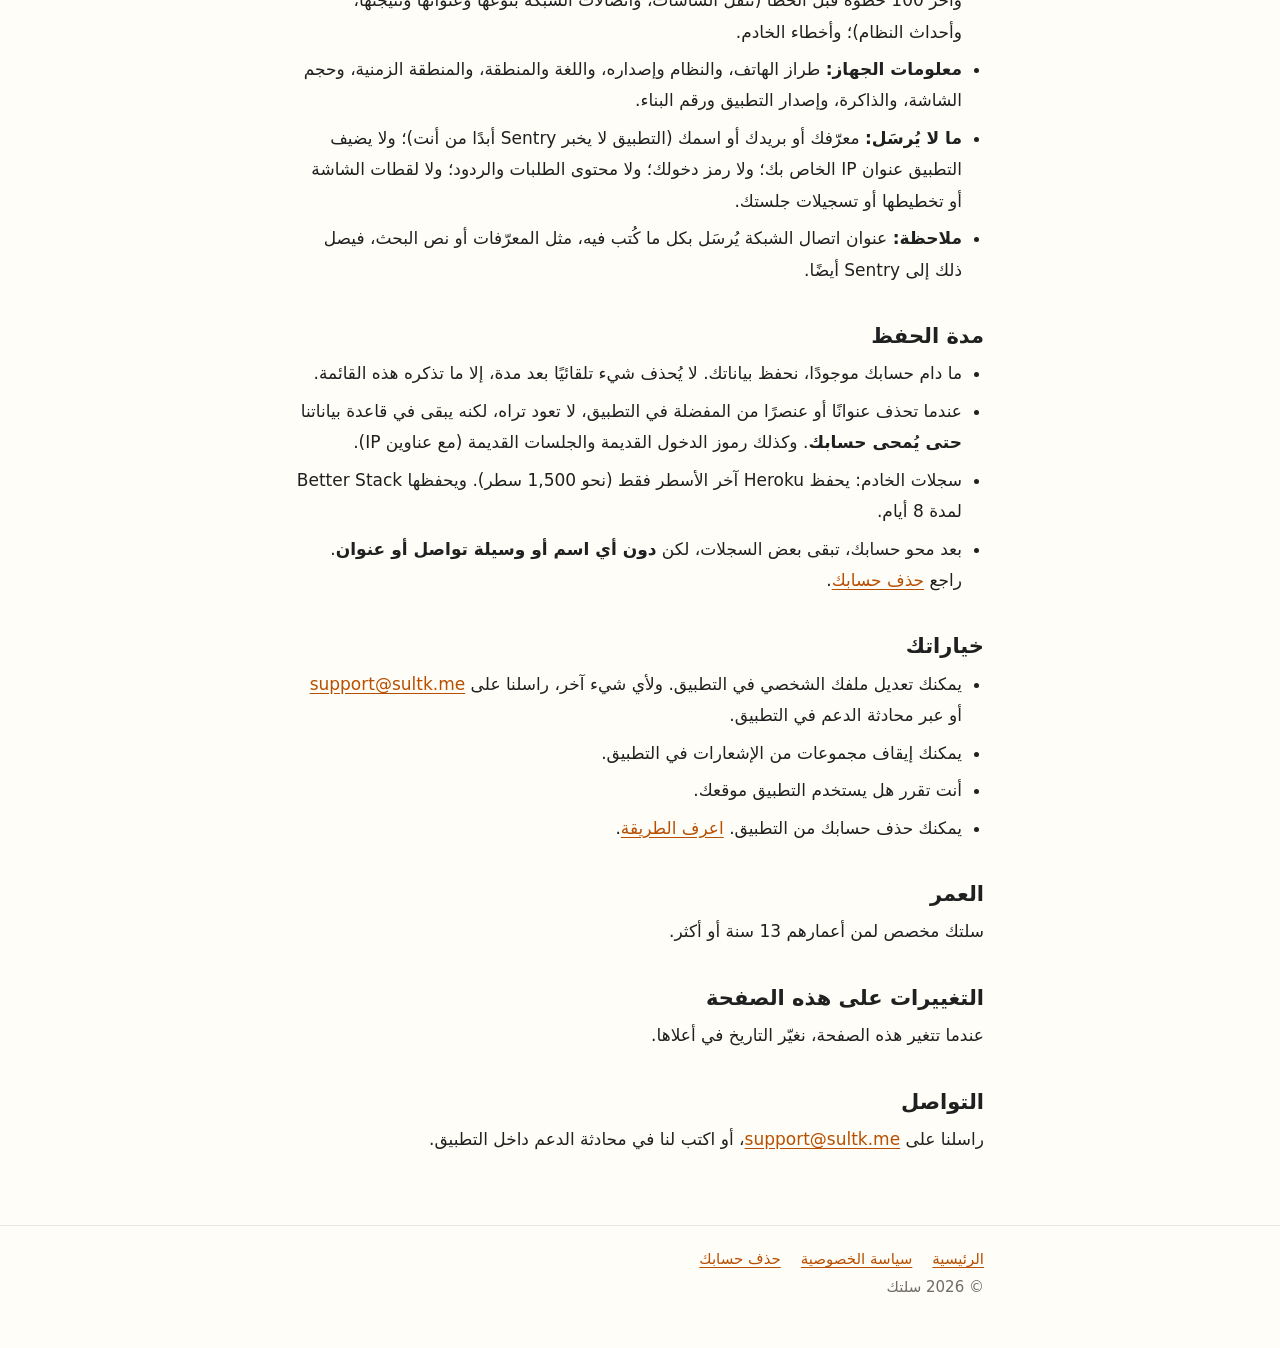
<file: ar/privacy/index.html>
<!doctype html>
<html lang="ar" dir="rtl">
<head>
  <meta charset="utf-8">
  <meta name="viewport" content="width=device-width, initial-scale=1">
  <title>سياسة الخصوصية · سلتك</title>
  <meta name="description" content="ما يحفظه تطبيق سلتك عنك، ولماذا، ومن يساعدنا في حفظه، وكيف تحذفه.">
  <meta name="color-scheme" content="light dark">
  <link rel="icon" href="/assets/favicon.svg" type="image/svg+xml">
  <link rel="stylesheet" href="/assets/site.css">
  <link rel="alternate" hreflang="en" href="https://sultk.me/privacy/">
</head>
<body>
  <header class="top">
    <div class="wrap">
      <a class="brand" href="/ar/">
        <svg aria-hidden="true" focusable="false" viewBox="0 0 35.1735 25.905" fill="none" xmlns="http://www.w3.org/2000/svg">
        <path d="M11.1508 7.79172C12.2011 5.93485 13.8367 4.47797 15.8021 3.64848C17.7676 2.819 19.9524 2.66359 22.0155 3.20651C24.0786 3.74943 25.9039 4.96013 27.2065 6.64963C28.5091 8.33913 29.2157 10.4124 29.2159 12.5457V13.6289" stroke-width="5.77699" stroke="#FD7101"/>
        <path d="M3.00885 6.43774H9.80885L14.9841 16.0059" stroke-width="6.0177" stroke-linecap="round" stroke-linejoin="round" stroke="currentColor"/>
        <path d="M14.9841 16.0059H32.0442" stroke-width="6.25841" stroke-linecap="round" stroke="currentColor"/>
        <path d="M14.8637 25.905C16.7913 25.905 18.354 24.3423 18.354 22.4147C18.354 20.4871 16.7913 18.9245 14.8637 18.9245C12.9361 18.9245 11.3735 20.4871 11.3735 22.4147C11.3735 24.3423 12.9361 25.905 14.8637 25.905Z" fill="#FD7101"/>
        <path d="M28.4637 25.8448C30.3913 25.8448 31.954 24.2822 31.954 22.3546C31.954 20.4269 30.3913 18.8643 28.4637 18.8643C26.5361 18.8643 24.9734 20.4269 24.9734 22.3546C24.9734 24.2822 26.5361 25.8448 28.4637 25.8448Z" fill="#FD7101"/>
        </svg>
        <span>سلتك</span>
      </a>
      <a class="lang" href="/privacy/" lang="en" hreflang="en">English</a>
    </div>
  </header>
  <main class="wrap">
    <h1>سياسة الخصوصية</h1>
    <p class="updated">آخر تحديث: 18 نوفمبر 2026</p>

    <p class="lead">توضّح هذه الصفحة ما يحفظه تطبيق سلتك عنك، ولماذا نحفظه، ومن يساعدنا في حفظه، وكيف يمكنك حذفه.</p>
    <p>يدير سلتك فريق عمل سلتك، اليمن.</p>

    <h2>عمّن تتحدث هذه الصفحة</h2>
    <p>هذه الصفحة عن العملاء الذين يستخدمون تطبيق سلتك على الجوال. فريق سلتك يستخدم لوحة تحكم منفصلة، وحساب الفريق يحفظ البريد الإلكتروني والاسم والدور.</p>

    <h2>ما نحفظه</h2>
    <h3>حسابك</h3>
    <p>بريدك الإلكتروني، وطريقة دخولك (رمز عبر البريد، أو Google، أو Apple)، ومعرّف حسابك في Google أو Apple، وحالة الحساب، وآخر وقت سجّلت فيه الدخول، ووقت طلبك حذف الحساب. نستخدم ذلك لتسجيل دخولك وحماية حسابك.</p>

    <h3>رموز الدخول</h3>
    <p>نرسل إليك رمزًا لمرة واحدة عبر البريد. نحفظه فقط بشكل لا يمكن قراءته (تجزئة)، مع وقت انتهائه وعدد المحاولات.</p>

    <h3>أجهزتك</h3>
    <p>لكل جهاز تسجّل الدخول منه جلسة. تحفظ الجلسة <strong>عنوان IP</strong> للجهاز، وبيانات التطبيق ("user agent")، واسم الجهاز إن وُجد، وآخر وقت استُخدمت فيه، ووقت انتهائها (بعد 30 يومًا). نستخدم ذلك لإبقائك مسجّل الدخول، ولتتمكن من تسجيل الخروج من الأجهزة الأخرى.</p>

    <h3>ملفك الشخصي</h3>
    <p>اسمك الكامل، ورقم هاتفك، وتاريخ ميلادك، وصورتك الشخصية. كلها اختيارية. نعرضها في التطبيق، ويستخدمها سلتك للتواصل معك بشأن طلباتك.</p>

    <h3>عناوينك</h3>
    <p>حتى 10 عناوين. لكل عنوان اسم (مثل "المنزل")، و<strong>دبوس على الخريطة</strong> (خط العرض وخط الطول)، والمبنى، والشارع، والطابق، والشقة. يستخدم التطبيق موقع هاتفك فقط لوضع الدبوس، وفقط إذا سمحت بذلك. نستخدم العناوين للتوصيل وللخدمات المحلية.</p>

    <h3>السلات والمفضلة</h3>
    <p>المنتجات وروابط المتاجر التي تحفظها، مع نسخة من عنوان الصفحة وصورتها.</p>

    <h3>الطلبات</h3>
    <p>ما طلبته، والأسعار، والرسوم، والقسائم، وطريقة التوصيل، واسم ورقم من يستلم الطلب، ونسخة من عنوان التوصيل، وملاحظتك، وكل تغيير في حالة الطلب. نستخدم ذلك لتوصيل الطلب ولحفظ الحسابات.</p>

    <h3>المدفوعات</h3>
    <p>تدفع بتحويل بنكي أو بتطبيق محفظة خارج سلتك، ثم ترسل إلينا إثباتًا: اسم المرسل، ورقم الحوالة، و<strong>صورة الإيصال</strong> إن أضفتها. ونحفظ أيضًا المبلغ والعملة وسعر الصرف. نستخدم ذلك للتأكد من وصول المال.</p>
    <p><strong>لا</strong> نحفظ أرقام البطاقات.</p>

    <h3>محفظتك في سلتك</h3>
    <p>رصيدك وكل حركة فيه: المال الذي تضيفه، والمدفوعات، والمبالغ المسترجعة، والتعديلات التي يجريها سلتك (دائمًا مع سبب). عند إضافة رصيد، نحفظ المبلغ وطريقة الدفع والإثباتات، كما في المدفوعات.</p>

    <h3>الخدمات المحلية</h3>
    <p>الخدمة، والمدينة، ونسخة من العنوان، وملاحظتك، وحتى 3 <strong>صور</strong>، وعروض الأسعار من سلتك، وردودك (ومنها سبب الرفض)، والمدفوعات والإثباتات. نستخدم ذلك لتسعير العمل وتنفيذه.</p>

    <h3>محادثة الدعم</h3>
    <p>محادثة واحدة لكل عميل: كل رسالة، و<strong>الصور</strong> التي ترسلها أنت أو يرسلها سلتك، ووقت قراءة الرسالة.</p>

    <h3>الإشعارات</h3>
    <p>لكل هاتف: رمز الإشعارات من Firebase، ونوع النظام (Android أو iOS)، ولغة التطبيق، وآخر وقت ظهر فيه الهاتف. ونحفظ أيضًا مجموعات الإشعارات التي أوقفتها، والإشعارات التي أرسلناها إليك. نستخدم ذلك لإبلاغك بطلباتك ومدفوعاتك ورسائل الدعم.</p>

    <h3>سجلات الخادم</h3>
    <p>لكل طلب يصل إلى خادمنا: النوع، والمسار، والنتيجة، والوقت. والسطر الذي يكتبه المستضيف (Heroku) فيه أيضًا <strong>عنوان IP</strong> والعنوان الكامل للطلب. وإذا فشل إرسال بريد، يحتوي السجل على <strong>عنوان البريد الإلكتروني</strong>. نستخدم السجلات لتشغيل الخدمة ولمعرفة الأخطاء.</p>

    <h2>خدمات تساعدنا</h2>
    <ul>
      <li><strong>Heroku</strong> (Salesforce) يشغّل خادمنا وقاعدة بياناتنا (Heroku Postgres). يحفظ كل ما سبق ما عدا الصور، في منطقة Heroku في الاتحاد الأوروبي.</li>
      <li><strong>Cloudinary</strong> يحفظ الصور. للصور الشخصية رابط عام يصعب تخمينه. أما صور الإيصالات وصور المحادثة وصور الخدمات المحلية فهي <strong>خاصة</strong>: لا تُفتح إلا عبر رابط يعمل لبضع دقائق.</li>
      <li><strong>Firebase Cloud Messaging</strong> (Google) يتلقى رمز الإشعارات ونص كل إشعار.</li>
      <li><strong>البريد الإلكتروني</strong>: Brevo. يتلقى عنوان بريدك ونص رسائلنا، مثل رموز الدخول.</li>
      <li><strong>الاستضافة وبريد الدعم</strong>: Cloudflare. يستضيف هذا الموقع ولوحة التحكم، ويوصل الرسائل المرسلة إلى support@sultk.me إلى بريدنا.</li>
      <li><strong>Better Stack</strong> (Logtail) يحفظ نسخة من سجلات الخادم لمدة <strong>8 أيام</strong>.</li>
      <li><strong>الدخول عبر Google</strong> و<strong>الدخول عبر Apple</strong>، فقط إذا اخترتهما. نحفظ معرّف الحساب والبريد الذي يرسلانه إلينا.</li>
      <li><strong>Sentry</strong> يتلقى تقارير الأخطاء والسرعة من التطبيق، <strong>دون أن يعرف من أنت</strong>. وهو في الاتحاد الأوروبي (ألمانيا). التفاصيل أدناه.</li>
    </ul>
    <p>كل خدمة تحفظ البيانات في منطقتها الخاصة. قاعدة بياناتنا في منطقة Heroku في الاتحاد الأوروبي.</p>
    <p>نقرأ أسعار المنتجات وصورها من المتاجر (SHEIN وAliExpress وAmazon وAlibaba) عبر ZenRows، ولا تذهب إليه أي بيانات للعملاء. وأسعار الصرف تأتي من مصادر عامة، دون أي بيانات للعملاء أيضًا.</p>

    <h3>ما يرسله التطبيق إلى Sentry</h3>
    <p>نسخ التطبيق المنشورة في المتاجر فقط هي التي ترسل إلى Sentry.</p>
    <ul>
      <li><strong>ما يُرسَل:</strong> تقارير الأعطال والأخطاء؛ وتقارير السرعة لـ 20% من جلسات التطبيق (تقرير لكل شاشة، مع نوع كل اتصال بالشبكة وعنوانه ونتيجته)؛ وأعداد الجلسات التي عملت أو تعطّلت؛ وآخر 100 خطوة قبل الخطأ (تنقّل الشاشات، واتصالات الشبكة بنوعها وعنوانها ونتيجتها، وأحداث النظام)؛ وأخطاء الخادم.</li>
      <li><strong>معلومات الجهاز:</strong> طراز الهاتف، والنظام وإصداره، واللغة والمنطقة، والمنطقة الزمنية، وحجم الشاشة، والذاكرة، وإصدار التطبيق ورقم البناء.</li>
      <li><strong>ما لا يُرسَل:</strong> معرّفك أو بريدك أو اسمك (التطبيق لا يخبر Sentry أبدًا من أنت)؛ ولا يضيف التطبيق عنوان IP الخاص بك؛ ولا رمز دخولك؛ ولا محتوى الطلبات والردود؛ ولا لقطات الشاشة أو تخطيطها أو تسجيلات جلستك.</li>
      <li><strong>ملاحظة:</strong> عنوان اتصال الشبكة يُرسَل بكل ما كُتب فيه، مثل المعرّفات أو نص البحث، فيصل ذلك إلى Sentry أيضًا.</li>
    </ul>

    <h2>مدة الحفظ</h2>
    <ul>
      <li>ما دام حسابك موجودًا، نحفظ بياناتك. لا يُحذف شيء تلقائيًا بعد مدة، إلا ما تذكره هذه القائمة.</li>
      <li>عندما تحذف عنوانًا أو عنصرًا من المفضلة في التطبيق، لا تعود تراه، لكنه يبقى في قاعدة بياناتنا <strong>حتى يُمحى حسابك</strong>. وكذلك رموز الدخول القديمة والجلسات القديمة (مع عناوين IP).</li>
      <li>سجلات الخادم: يحفظ Heroku آخر الأسطر فقط (نحو 1,500 سطر). ويحفظها Better Stack لمدة 8 أيام.</li>
      <li>بعد محو حسابك، تبقى بعض السجلات، لكن <strong>دون أي اسم أو وسيلة تواصل أو عنوان</strong>. راجع <a href="/ar/delete-account/">حذف حسابك</a>.</li>
    </ul>

    <h2>خياراتك</h2>
    <ul>
      <li>يمكنك تعديل ملفك الشخصي في التطبيق. ولأي شيء آخر، راسلنا على <a href="mailto:support@sultk.me" dir="ltr">support@sultk.me</a> أو عبر محادثة الدعم في التطبيق.</li>
      <li>يمكنك إيقاف مجموعات من الإشعارات في التطبيق.</li>
      <li>أنت تقرر هل يستخدم التطبيق موقعك.</li>
      <li>يمكنك حذف حسابك من التطبيق. <a href="/ar/delete-account/">اعرف الطريقة</a>.</li>
    </ul>

    <h2>العمر</h2>
    <p>سلتك مخصص لمن أعمارهم 13 سنة أو أكثر.</p>

    <h2>التغييرات على هذه الصفحة</h2>
    <p>عندما تتغير هذه الصفحة، نغيّر التاريخ في أعلاها.</p>

    <h2>التواصل</h2>
    <p>راسلنا على <a href="mailto:support@sultk.me" dir="ltr">support@sultk.me</a>، أو اكتب لنا في محادثة الدعم داخل التطبيق.</p>
  </main>
  <footer class="foot">
    <div class="wrap">
      <nav aria-label="الموقع">
        <a href="/ar/">الرئيسية</a>
        <a href="/ar/privacy/">سياسة الخصوصية</a>
        <a href="/ar/delete-account/">حذف حسابك</a>
      </nav>
      <p>© 2026 سلتك</p>
    </div>
  </footer>
</body>
</html>
</file>
<file: assets/site.css>
/* sultk.me: one stylesheet, no web fonts. Colours follow the Sultk dashboard. */

:root {
  --brand: #fd7101;
  --brand-text: #b84f00;
  --brand-soft: #fff5ec;
  --bg: #fffdf7;
  --surface: #ffffff;
  --line: #ede8df;
  --text: #1f2020;
  --text-2: #6f6b66;
  color-scheme: light;
}

@media (prefers-color-scheme: dark) {
  :root {
    --brand-text: #ffb273;
    --brand-soft: #33200f;
    --bg: #161412;
    --surface: #201d1a;
    --line: #302b26;
    --text: #faf6ec;
    --text-2: #b8b3aa;
    color-scheme: dark;
  }
}

* { box-sizing: border-box; }

html { -webkit-text-size-adjust: 100%; }

body {
  margin: 0;
  background: var(--bg);
  color: var(--text);
  font-family: system-ui, -apple-system, "Segoe UI", Roboto, "Noto Sans", "Noto Sans Arabic", Tahoma, sans-serif;
  font-size: 17px;
  line-height: 1.65;
}

:lang(ar) body, body:lang(ar) { line-height: 1.85; }

a { color: var(--brand-text); text-underline-offset: 3px; }
a:focus-visible { outline: 3px solid var(--brand); outline-offset: 2px; border-radius: 4px; }

.wrap { max-width: 720px; margin: 0 auto; padding: 0 16px; }

.top {
  border-bottom: 1px solid var(--line);
  background: var(--surface);
}
.top .wrap {
  display: flex; align-items: center; justify-content: space-between; gap: 12px;
  min-height: 64px;
}
.brand {
  display: inline-flex; align-items: center; gap: 10px;
  color: var(--text); text-decoration: none; font-weight: 700; font-size: 20px;
}
.brand svg { width: 36px; height: auto; flex: none; }
.lang { font-weight: 600; text-decoration: none; padding: 8px 4px; }

main.wrap { padding-top: 32px; padding-bottom: 56px; }

h1 { font-size: 30px; line-height: 1.25; margin: 0 0 8px; }
h2 { font-size: 21px; line-height: 1.35; margin: 36px 0 8px; }
h3 { font-size: 17px; margin: 20px 0 4px; }
p, ul, ol { margin: 0 0 14px; }
ul, ol { padding-inline-start: 22px; }
li { margin-bottom: 6px; }

.updated { color: var(--text-2); font-size: 15px; margin-bottom: 24px; }
.lead { font-size: 19px; }

.box {
  background: var(--surface);
  border: 1px solid var(--line);
  border-radius: 16px;
  padding: 18px 20px;
  margin: 18px 0;
}
.box > :last-child { margin-bottom: 0; }
.box--brand { background: var(--brand-soft); border-color: transparent; }

.steps { counter-reset: step; list-style: none; padding: 0; }
.steps li {
  counter-increment: step;
  position: relative;
  padding-inline-start: 44px;
  min-height: 32px;
  margin-bottom: 14px;
}
.steps li::before {
  content: counter(step);
  position: absolute; inset-inline-start: 0; top: 0;
  width: 32px; height: 32px; border-radius: 50%;
  display: grid; place-items: center;
  background: var(--brand); color: #1f2020; font-weight: 700; font-size: 15px;
}

.links { list-style: none; padding: 0; margin: 24px 0 0; display: grid; gap: 12px; }
.links a {
  display: block; padding: 16px 20px; border-radius: 16px;
  background: var(--surface); border: 1px solid var(--line);
  color: var(--text); text-decoration: none; font-weight: 600;
}
.links a:hover { border-color: var(--brand); }
.links small { display: block; color: var(--text-2); font-weight: 400; }

.hero { text-align: center; padding-top: 24px; }
.hero svg { width: 96px; height: auto; color: var(--text); margin-bottom: 16px; }

kbd {
  font-family: inherit; font-weight: 700; padding: 1px 6px; border-radius: 6px;
  border: 1px solid var(--line); background: var(--surface);
}

.foot { border-top: 1px solid var(--line); color: var(--text-2); font-size: 15px; padding: 20px 0 32px; }
.foot nav { display: flex; flex-wrap: wrap; gap: 8px 20px; }
</file>
